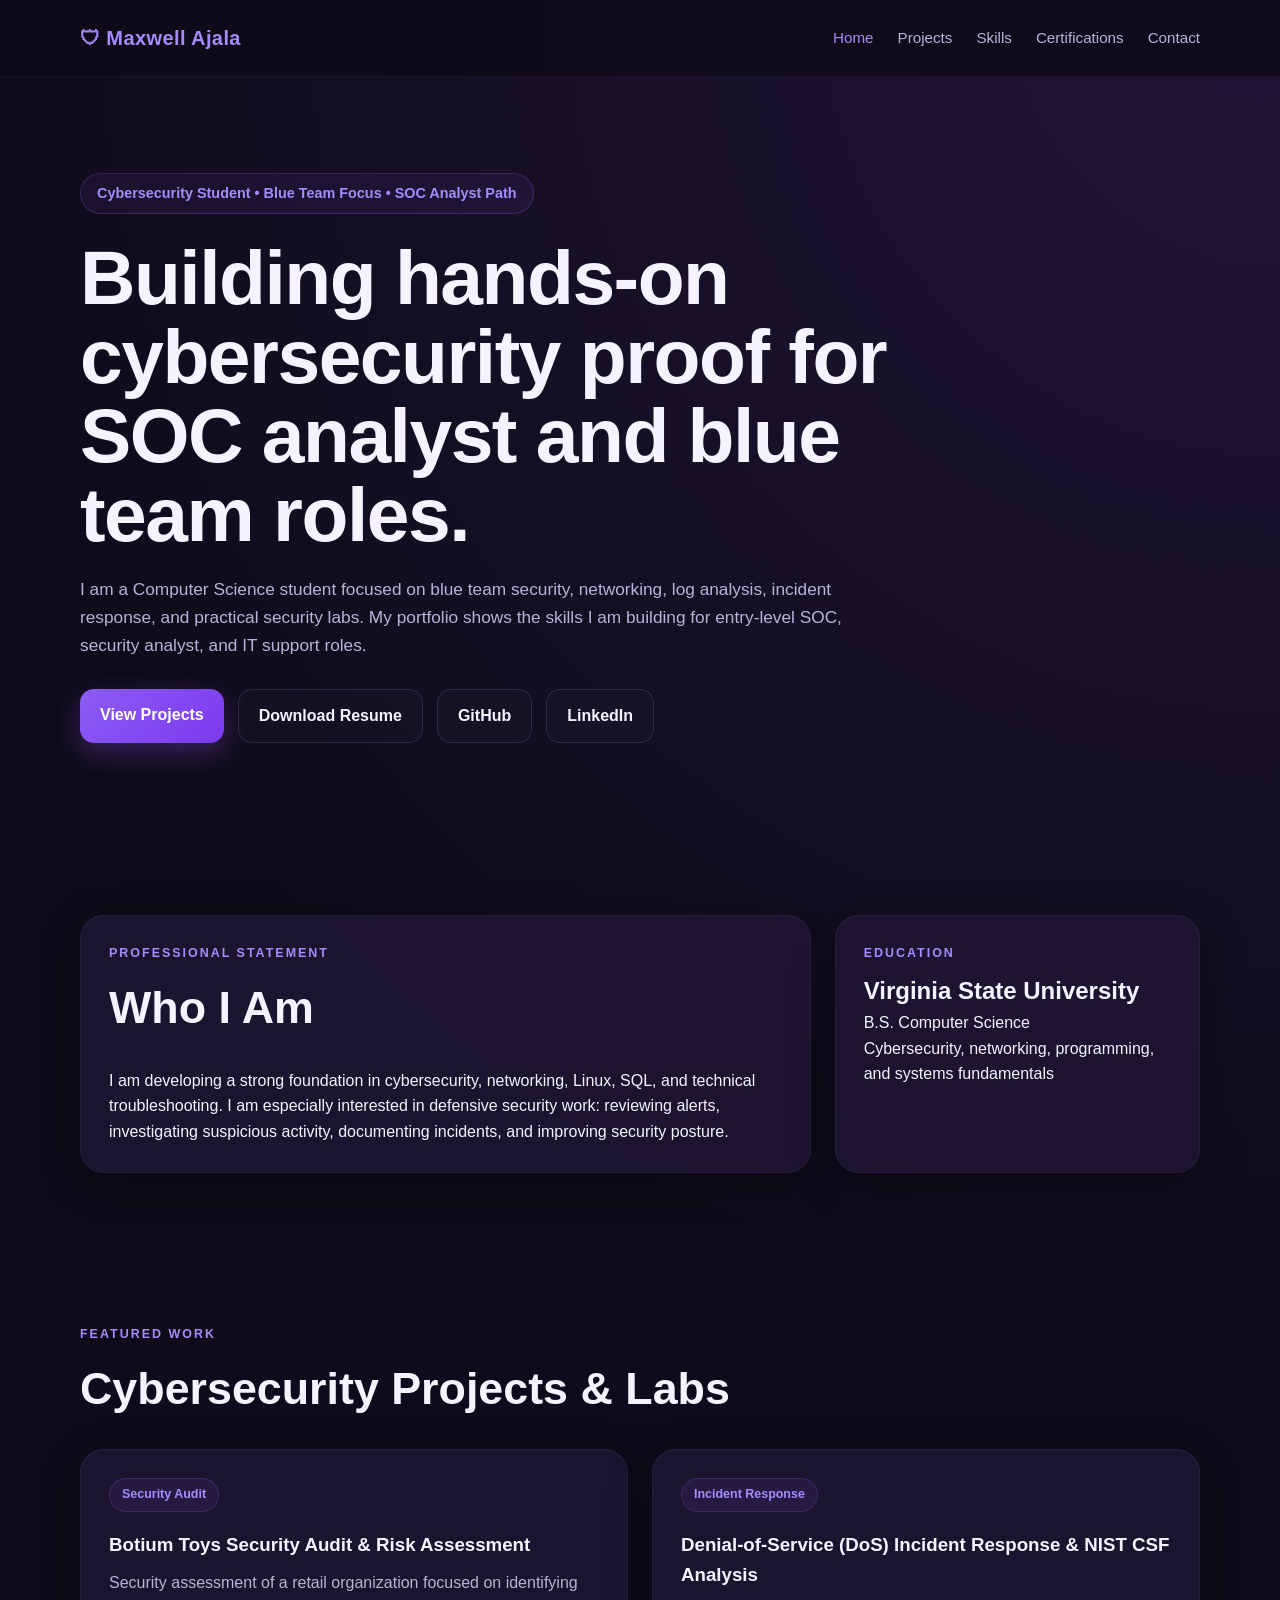
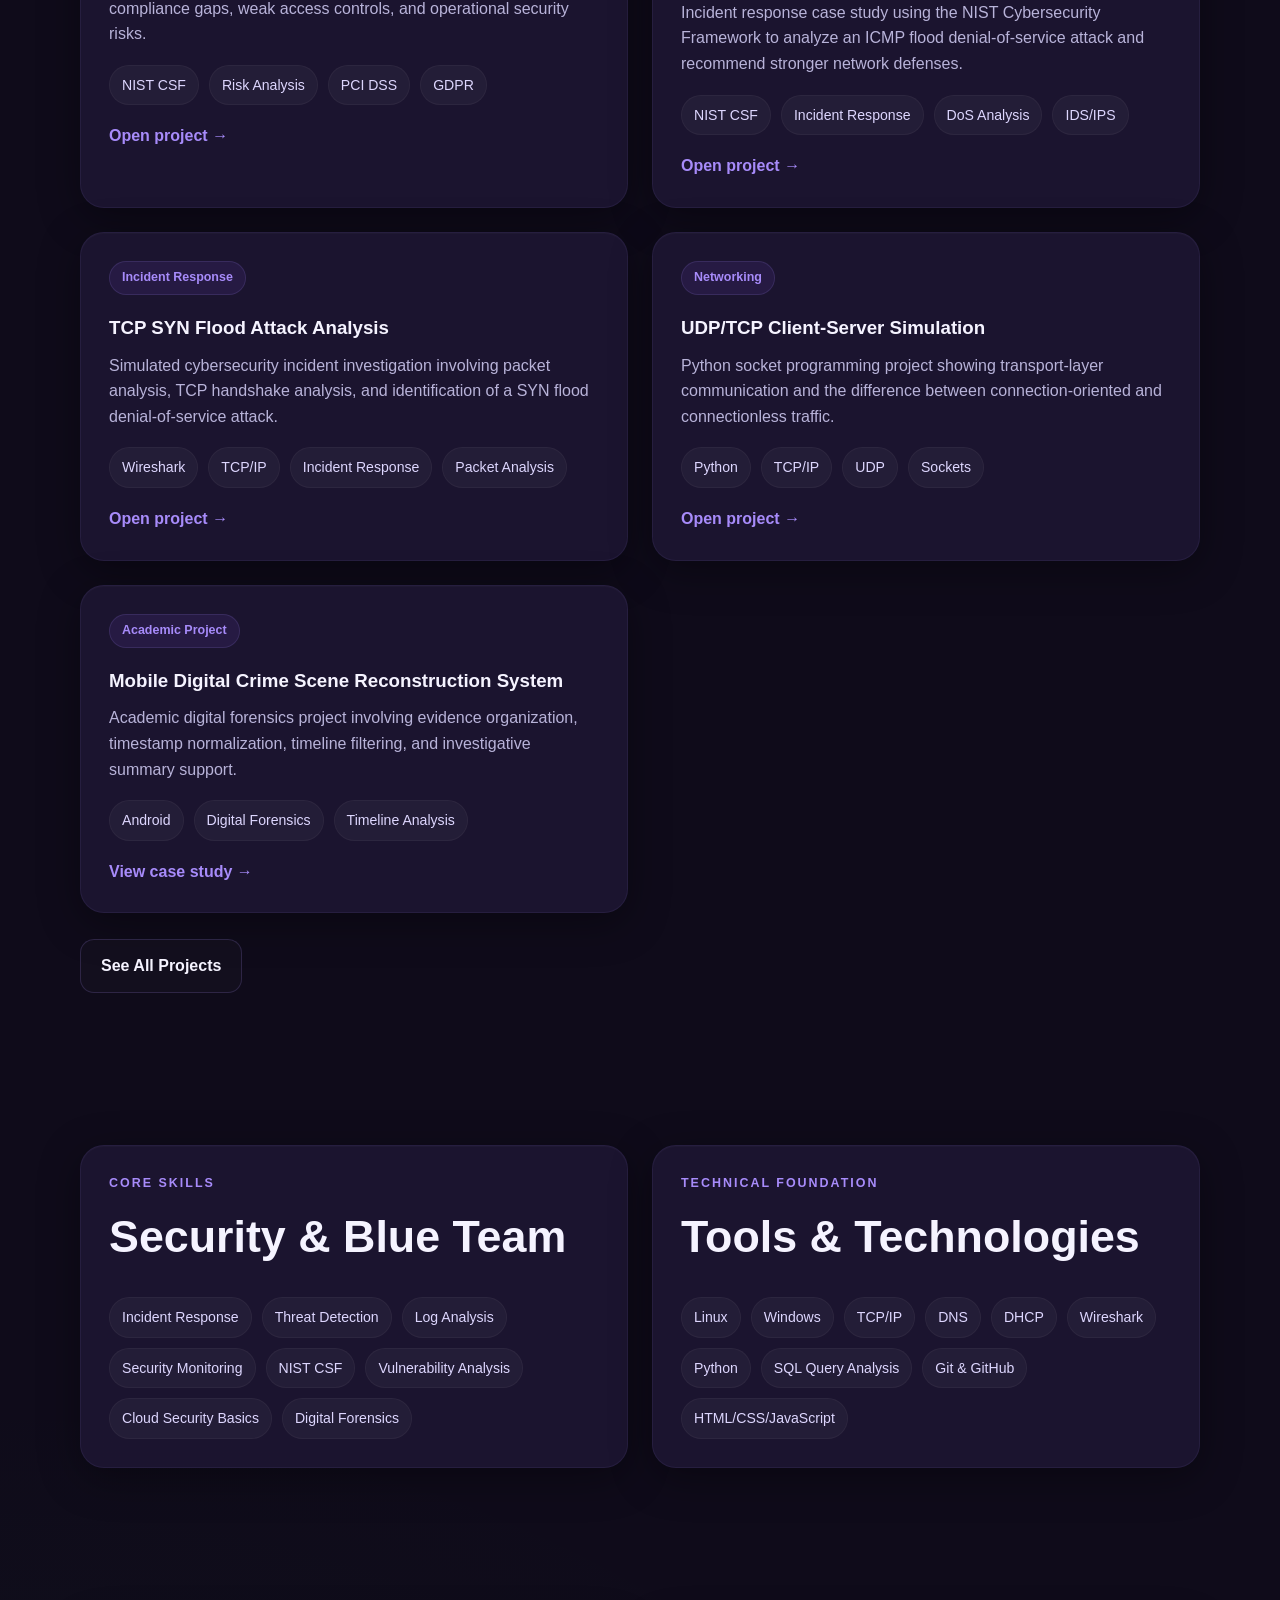
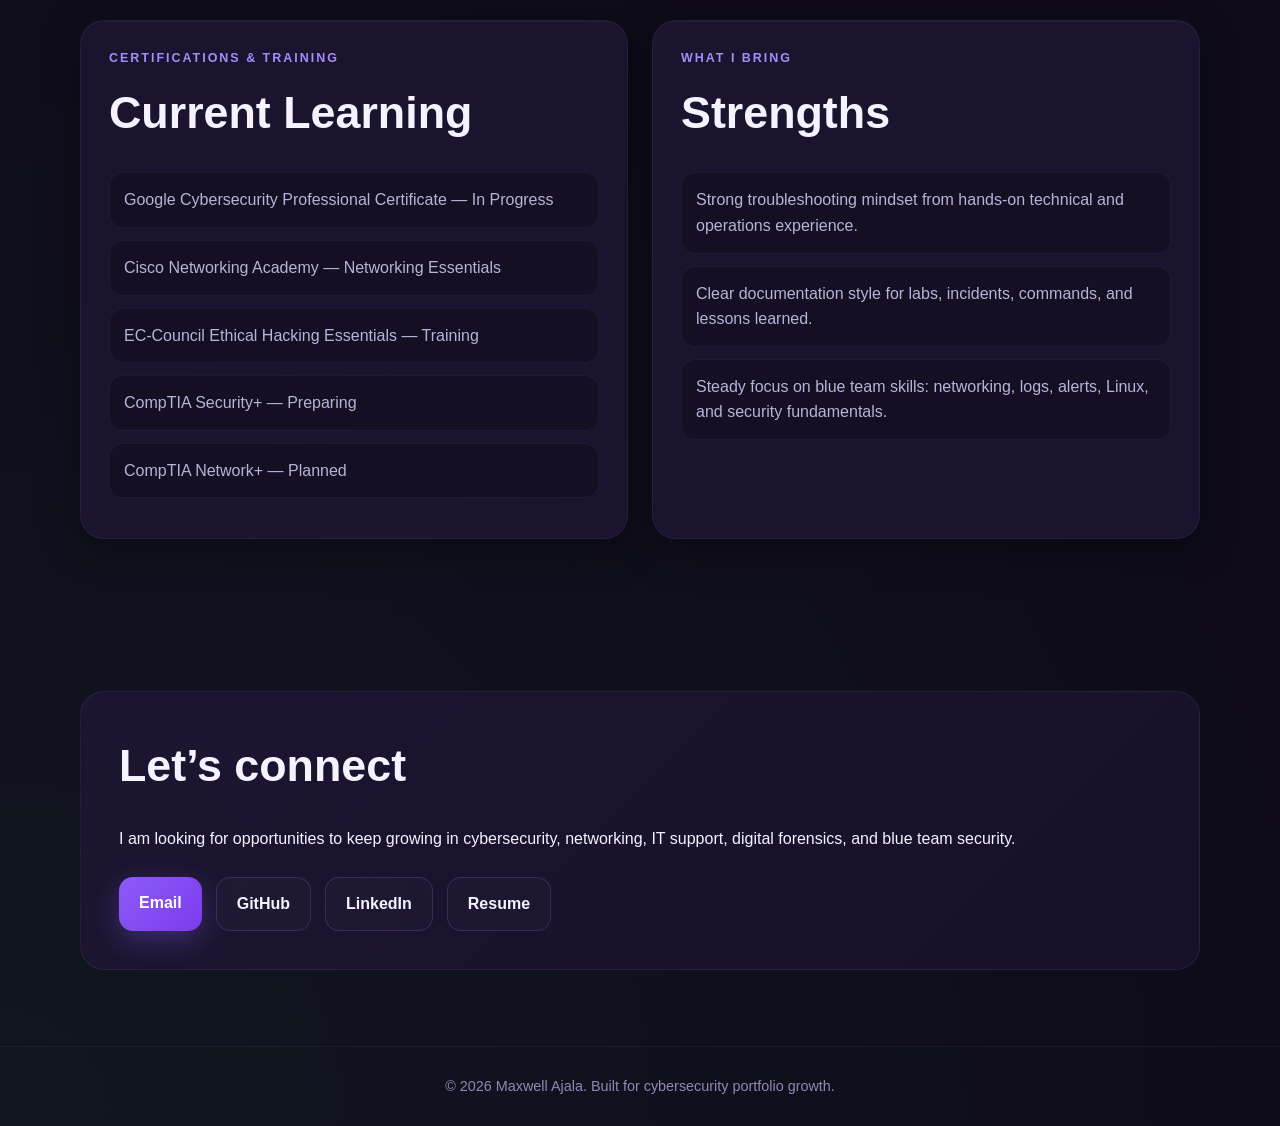
<file: index.html>
<!DOCTYPE html>
<html lang="en">
<head>
  <meta charset="UTF-8" />
  <meta name="viewport" content="width=device-width, initial-scale=1.0" />
  <title>Maxwell Ajala | Cybersecurity Portfolio</title>
  <link rel="stylesheet" href="assets/css/style.css" />
</head>
<body>
  <header>
    <div class="container">
      <nav>
        <a class="logo" href="index.html">🛡 Maxwell Ajala</a>
        <div class="nav-links">
          <a class="active" href="index.html">Home</a>
          <a href="projects.html">Projects</a>
          <a href="#skills">Skills</a>
          <a href="#certs">Certifications</a>
          <a href="#contact">Contact</a>
        </div>
      </nav>
    </div>
  </header>

  <main>
    <section class="hero">
      <div class="container">
        <span class="badge">Cybersecurity Student • Blue Team Focus • SOC Analyst Path</span>
        <h1>Building hands-on cybersecurity proof for SOC analyst and blue team roles.</h1>
        <p>
          I am a Computer Science student focused on blue team security, networking, log analysis,
          incident response, and practical security labs. My portfolio shows the skills I am building
          for entry-level SOC, security analyst, and IT support roles.
        </p>
        <div class="buttons">
          <a class="btn btn-primary" href="projects.html">View Projects</a>
          <a class="btn btn-outline" href="assets/files/resume.pdf">Download Resume</a>
          <a class="btn btn-outline" href="https://github.com/Maximust1st">GitHub</a>
          <a class="btn btn-outline" href="https://www.linkedin.com/in/maxwell-ajala-5595a1385/">LinkedIn</a>
        </div>
      </div>
    </section>

    <section id="about">
      <div class="container grid-3">
        <div class="card">
          <p class="section-subtitle">Professional Statement</p>
          <h2 class="section-title">Who I Am</h2>
          <p>
            I am developing a strong foundation in cybersecurity, networking, Linux, SQL, and technical
            troubleshooting. I am especially interested in defensive security work: reviewing alerts,
            investigating suspicious activity, documenting incidents, and improving security posture.
          </p>
        </div>

        <div class="card">
          <p class="section-subtitle">Education</p>
          <h2>Virginia State University</h2>
          <p>B.S. Computer Science</p>
          <p>Cybersecurity, networking, programming, and systems fundamentals</p>
        </div>
      </div>
    </section>

    <section>
      <div class="container">
        <p class="section-subtitle">Featured Work</p>
        <h2 class="section-title">Cybersecurity Projects & Labs</h2>

        <div class="grid-2">

          <div class="card project-card">
            <span class="tag">Security Audit</span>
            <h3>Botium Toys Security Audit & Risk Assessment</h3>
            <p>
              Security assessment of a retail organization focused on identifying
              compliance gaps, weak access controls, and operational security risks.
            </p>
            <div class="skills">
              <span class="skill">NIST CSF</span>
              <span class="skill">Risk Analysis</span>
              <span class="skill">PCI DSS</span>
              <span class="skill">GDPR</span>
            </div>
            <a class="project-link" href="projects/botium-audit.html">Open project →</a>
          </div>

        <div class="card project-card">
          <span class="tag">Incident Response</span>
          <h3>Denial-of-Service (DoS) Incident Response & NIST CSF Analysis</h3>
          <p>
            Incident response case study using the NIST Cybersecurity Framework to analyze
    an ICMP flood denial-of-service attack and recommend stronger network defenses.
          </p>
          <div class="skills">
            <span class="skill">NIST CSF</span>
            <span class="skill">Incident Response</span>
            <span class="skill">DoS Analysis</span>
            <span class="skill">IDS/IPS</span>
          </div>
          <a class="project-link" href="projects/dos-incident-response.html">Open project →</a>
</div>

          <div class="card project-card">
            <span class="tag">Incident Response</span>
            <h3>TCP SYN Flood Attack Analysis</h3>
            <p>
              Simulated cybersecurity incident investigation involving packet analysis,
              TCP handshake analysis, and identification of a SYN flood denial-of-service attack.
            </p>
            <div class="skills">
              <span class="skill">Wireshark</span>
              <span class="skill">TCP/IP</span>
              <span class="skill">Incident Response</span>
              <span class="skill">Packet Analysis</span>
            </div>
            <a class="project-link" href="projects/network-attack-analysis.html">Open project →</a>
          </div>

          <div class="card project-card">
            <span class="tag">Networking</span>
            <h3>UDP/TCP Client-Server Simulation</h3>
            <p>
              Python socket programming project showing transport-layer communication and the
              difference between connection-oriented and connectionless traffic.
            </p>
            <div class="skills">
              <span class="skill">Python</span>
              <span class="skill">TCP/IP</span>
              <span class="skill">UDP</span>
              <span class="skill">Sockets</span>
            </div>
            <a class="project-link" href="projects/networking-simulation.html">Open project →</a>
          </div>

          <div class="card project-card">
            <span class="tag">Academic Project</span>
            <h3>Mobile Digital Crime Scene Reconstruction System</h3>
            <p>
              Academic digital forensics project involving evidence organization, timestamp normalization,
              timeline filtering, and investigative summary support.
            </p>
            <div class="skills">
              <span class="skill">Android</span>
              <span class="skill">Digital Forensics</span>
              <span class="skill">Timeline Analysis</span>
            </div>
            <a class="project-link" href="projects/evindex.html">View case study →</a>
          </div>

        </div>

        <br />
        <a class="btn btn-outline" href="projects.html">See All Projects</a>
      </div>
    </section>

    <section id="skills">
      <div class="container grid-2">

        <div class="card">
          <p class="section-subtitle">Core Skills</p>
          <h2 class="section-title">Security & Blue Team</h2>
          <div class="skills">
            <span class="skill">Incident Response</span>
            <span class="skill">Threat Detection</span>
            <span class="skill">Log Analysis</span>
            <span class="skill">Security Monitoring</span>
            <span class="skill">NIST CSF</span>
            <span class="skill">Vulnerability Analysis</span>
            <span class="skill">Cloud Security Basics</span>
            <span class="skill">Digital Forensics</span>
          </div>
        </div>

        <div class="card">
          <p class="section-subtitle">Technical Foundation</p>
          <h2 class="section-title">Tools & Technologies</h2>
          <div class="skills">
            <span class="skill">Linux</span>
            <span class="skill">Windows</span>
            <span class="skill">TCP/IP</span>
            <span class="skill">DNS</span>
            <span class="skill">DHCP</span>
            <span class="skill">Wireshark</span>
            <span class="skill">Python</span>
            <span class="skill">SQL Query Analysis</span>
            <span class="skill">Git & GitHub</span>
            <span class="skill">HTML/CSS/JavaScript</span>
          </div>
        </div>

      </div>
    </section>

    <section>
      <div class="container grid-2">

        <div id="certs" class="card">
          <p class="section-subtitle">Certifications & Training</p>
          <h2 class="section-title">Current Learning</h2>
          <ul class="clean-list">
            <li>Google Cybersecurity Professional Certificate — In Progress</li>
            <li>Cisco Networking Academy — Networking Essentials</li>
            <li>EC-Council Ethical Hacking Essentials — Training</li>
            <li>CompTIA Security+ — Preparing</li>
            <li>CompTIA Network+ — Planned</li>
          </ul>
        </div>

        <div class="card">
          <p class="section-subtitle">What I Bring</p>
          <h2 class="section-title">Strengths</h2>
          <ul class="clean-list">
            <li>Strong troubleshooting mindset from hands-on technical and operations experience.</li>
            <li>Clear documentation style for labs, incidents, commands, and lessons learned.</li>
            <li>Steady focus on blue team skills: networking, logs, alerts, Linux, and security fundamentals.</li>
          </ul>
        </div>

      </div>
    </section>

    <section id="contact">
      <div class="container">
        <div class="contact-box">
          <h2 class="section-title">Let’s connect</h2>
          <p>
            I am looking for opportunities to keep growing in cybersecurity, networking,
            IT support, digital forensics, and blue team security.
          </p>
          <br />
          <div class="buttons">
            <a class="btn btn-primary" href="mailto:maxajsec99@gmail.com">Email</a>
            <a class="btn btn-outline" href="https://github.com/Maximust1st">GitHub</a>
            <a class="btn btn-outline" href="https://www.linkedin.com/in/maxwell-ajala-5595a1385/">LinkedIn</a>
            <a class="btn btn-outline" href="assets/files/resume.pdf">Resume</a>
          </div>
        </div>
      </div>
    </section>

  </main>

  <footer>
    <div class="container">© 2026 Maxwell Ajala. Built for cybersecurity portfolio growth.</div>
  </footer>
</body>
</html>
</file>
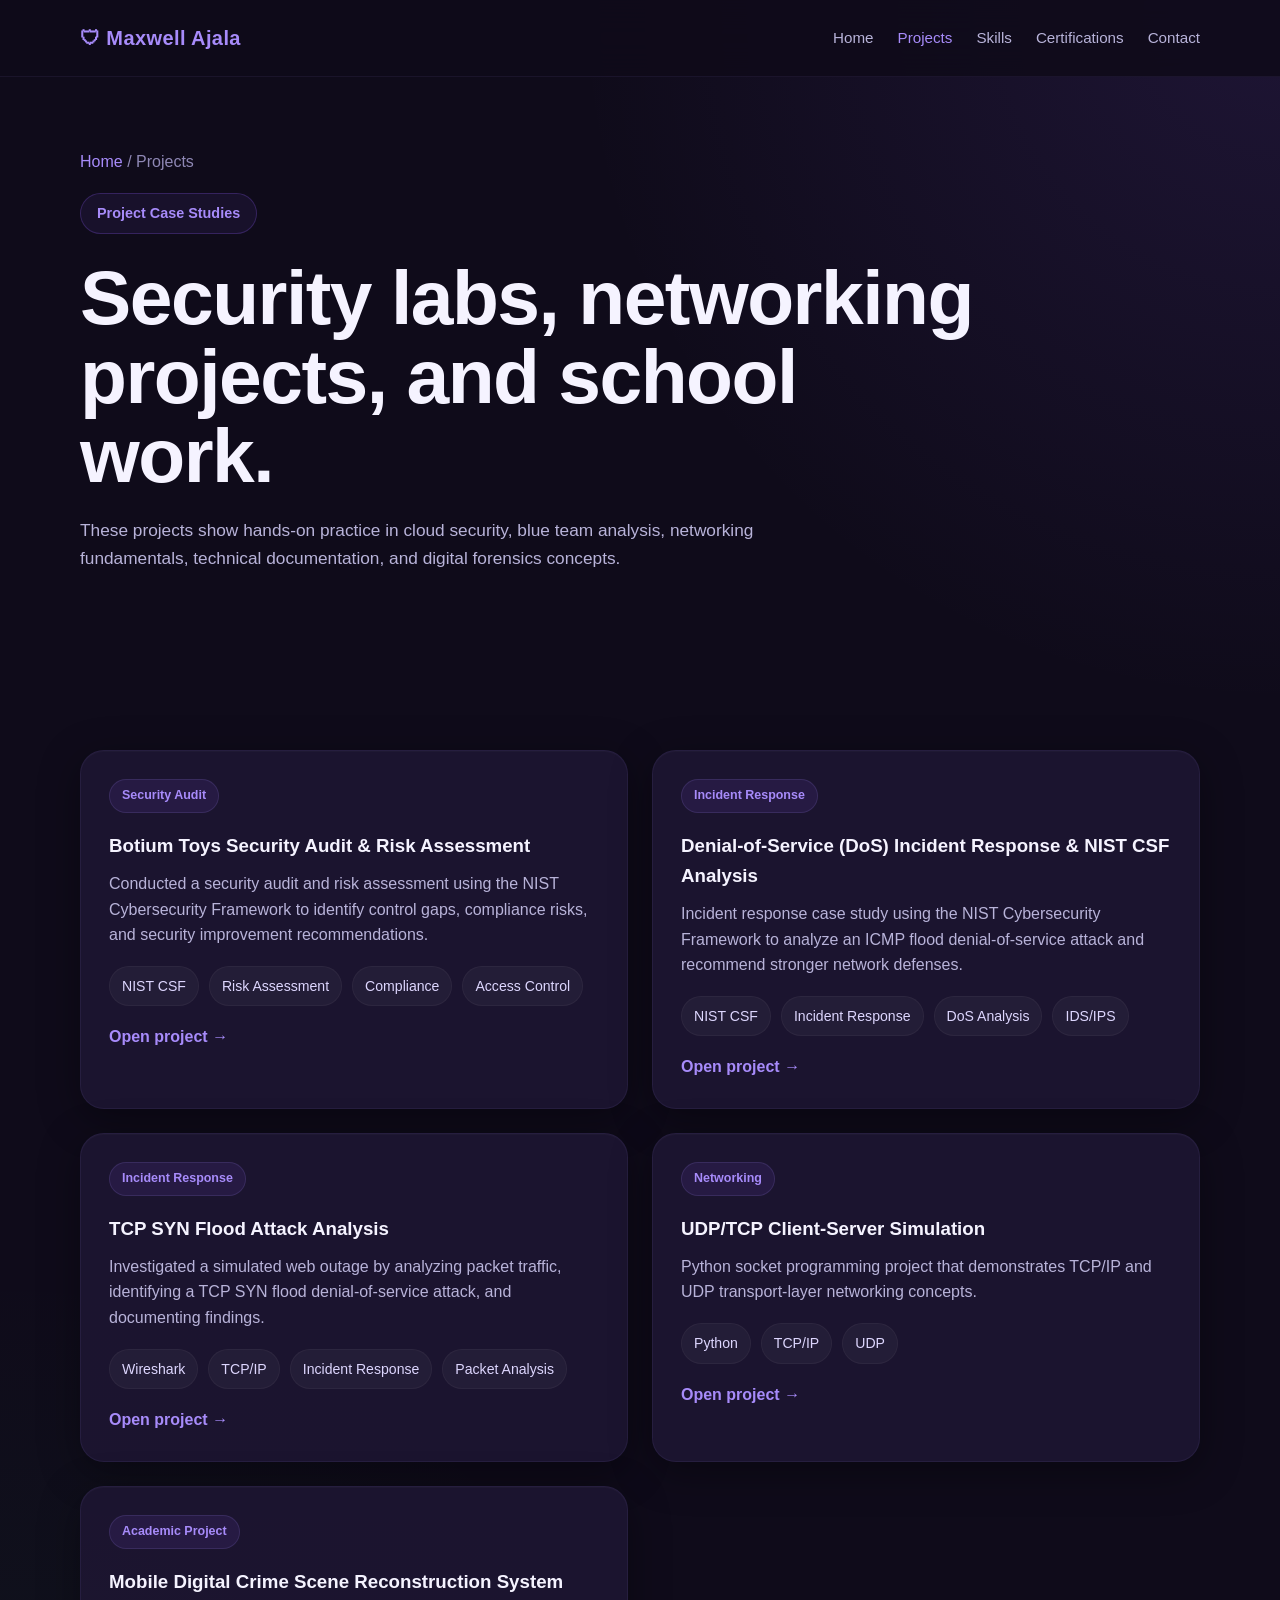
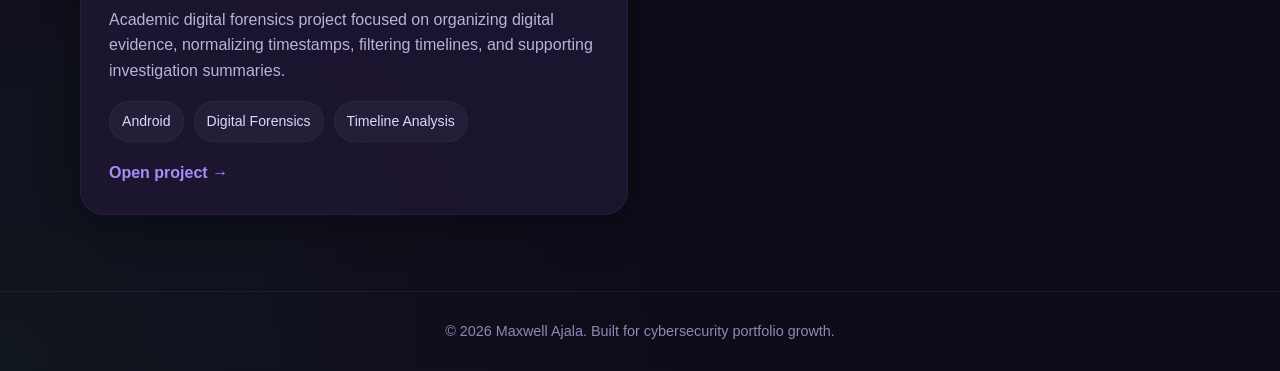
<file: projects.html>
<!DOCTYPE html>
<html lang="en">
<head>
  <meta charset="UTF-8" />
  <meta name="viewport" content="width=device-width, initial-scale=1.0" />
  <title>Projects | Maxwell Ajala</title>
  <link rel="stylesheet" href="assets/css/style.css" />
</head>
<body>
  <header>
    <div class="container">
      <nav>
        <a class="logo" href="index.html">🛡 Maxwell Ajala</a>
        <div class="nav-links">
          <a href="index.html">Home</a>
          <a class="active" href="projects.html">Projects</a>
          <a href="index.html#skills">Skills</a>
          <a href="index.html#certs">Certifications</a>
          <a href="index.html#contact">Contact</a>
        </div>
      </nav>
    </div>
  </header>

  <main>
    <section class="page-hero">
      <div class="container">
        <p class="breadcrumb"><a href="index.html">Home</a> / Projects</p>
        <span class="badge">Project Case Studies</span>
        <h1>Security labs, networking projects, and school work.</h1>
        <p class="lead">
          These projects show hands-on practice in cloud security, blue team analysis,
          networking fundamentals, technical documentation, and digital forensics concepts.
        </p>
      </div>
    </section>

    <section>
      <div class="container grid-2">

        <div class="card project-card">
          <span class="tag">Security Audit</span>
          <h3>Botium Toys Security Audit & Risk Assessment</h3>
          <p>
            Conducted a security audit and risk assessment using the NIST Cybersecurity Framework
            to identify control gaps, compliance risks, and security improvement recommendations.
          </p>
          <div class="skills">
            <span class="skill">NIST CSF</span>
            <span class="skill">Risk Assessment</span>
            <span class="skill">Compliance</span>
            <span class="skill">Access Control</span>
          </div>
          <a class="project-link" href="projects/botium-audit.html">Open project →</a>
        </div>

        <div class="card project-card">
          <span class="tag">Incident Response</span>
          <h3>Denial-of-Service (DoS) Incident Response & NIST CSF Analysis</h3>
          <p>
            Incident response case study using the NIST Cybersecurity Framework to analyze
    an ICMP flood denial-of-service attack and recommend stronger network defenses.
          </p>
          <div class="skills">
            <span class="skill">NIST CSF</span>
            <span class="skill">Incident Response</span>
            <span class="skill">DoS Analysis</span>
            <span class="skill">IDS/IPS</span>
          </div>
          <a class="project-link" href="projects/dos-incident-response.html">Open project →</a>
</div>

        <div class="card project-card">
  <span class="tag">Incident Response</span>
  <h3>TCP SYN Flood Attack Analysis</h3>
  <p>
    Investigated a simulated web outage by analyzing packet traffic,
    identifying a TCP SYN flood denial-of-service attack, and documenting findings.
  </p>
  <div class="skills">
    <span class="skill">Wireshark</span>
    <span class="skill">TCP/IP</span>
    <span class="skill">Incident Response</span>
    <span class="skill">Packet Analysis</span>
  </div>
  <a class="project-link" href="projects/network-attack-analysis.html">Open project →</a>
        </div>

        <div class="card project-card">
          <span class="tag">Networking</span>
          <h3>UDP/TCP Client-Server Simulation</h3>
          <p>
            Python socket programming project that demonstrates TCP/IP and UDP
            transport-layer networking concepts.
          </p>
          <div class="skills">
            <span class="skill">Python</span>
            <span class="skill">TCP/IP</span>
            <span class="skill">UDP</span>
          </div>
          <a class="project-link" href="projects/networking-simulation.html">Open project →</a>
        </div>

        <div class="card project-card">
          <span class="tag">Academic Project</span>
          <h3>Mobile Digital Crime Scene Reconstruction System</h3>
          <p>
            Academic digital forensics project focused on organizing digital evidence,
            normalizing timestamps, filtering timelines, and supporting investigation summaries.
          </p>
          <div class="skills">
            <span class="skill">Android</span>
            <span class="skill">Digital Forensics</span>
            <span class="skill">Timeline Analysis</span>
          </div>
          <a class="project-link" href="projects/evindex.html">Open project →</a>
        </div>

      </div>
    </section>
  </main>

  <footer>
    <div class="container">© 2026 Maxwell Ajala. Built for cybersecurity portfolio growth.</div>
  </footer>
</body>
</html>
</file>
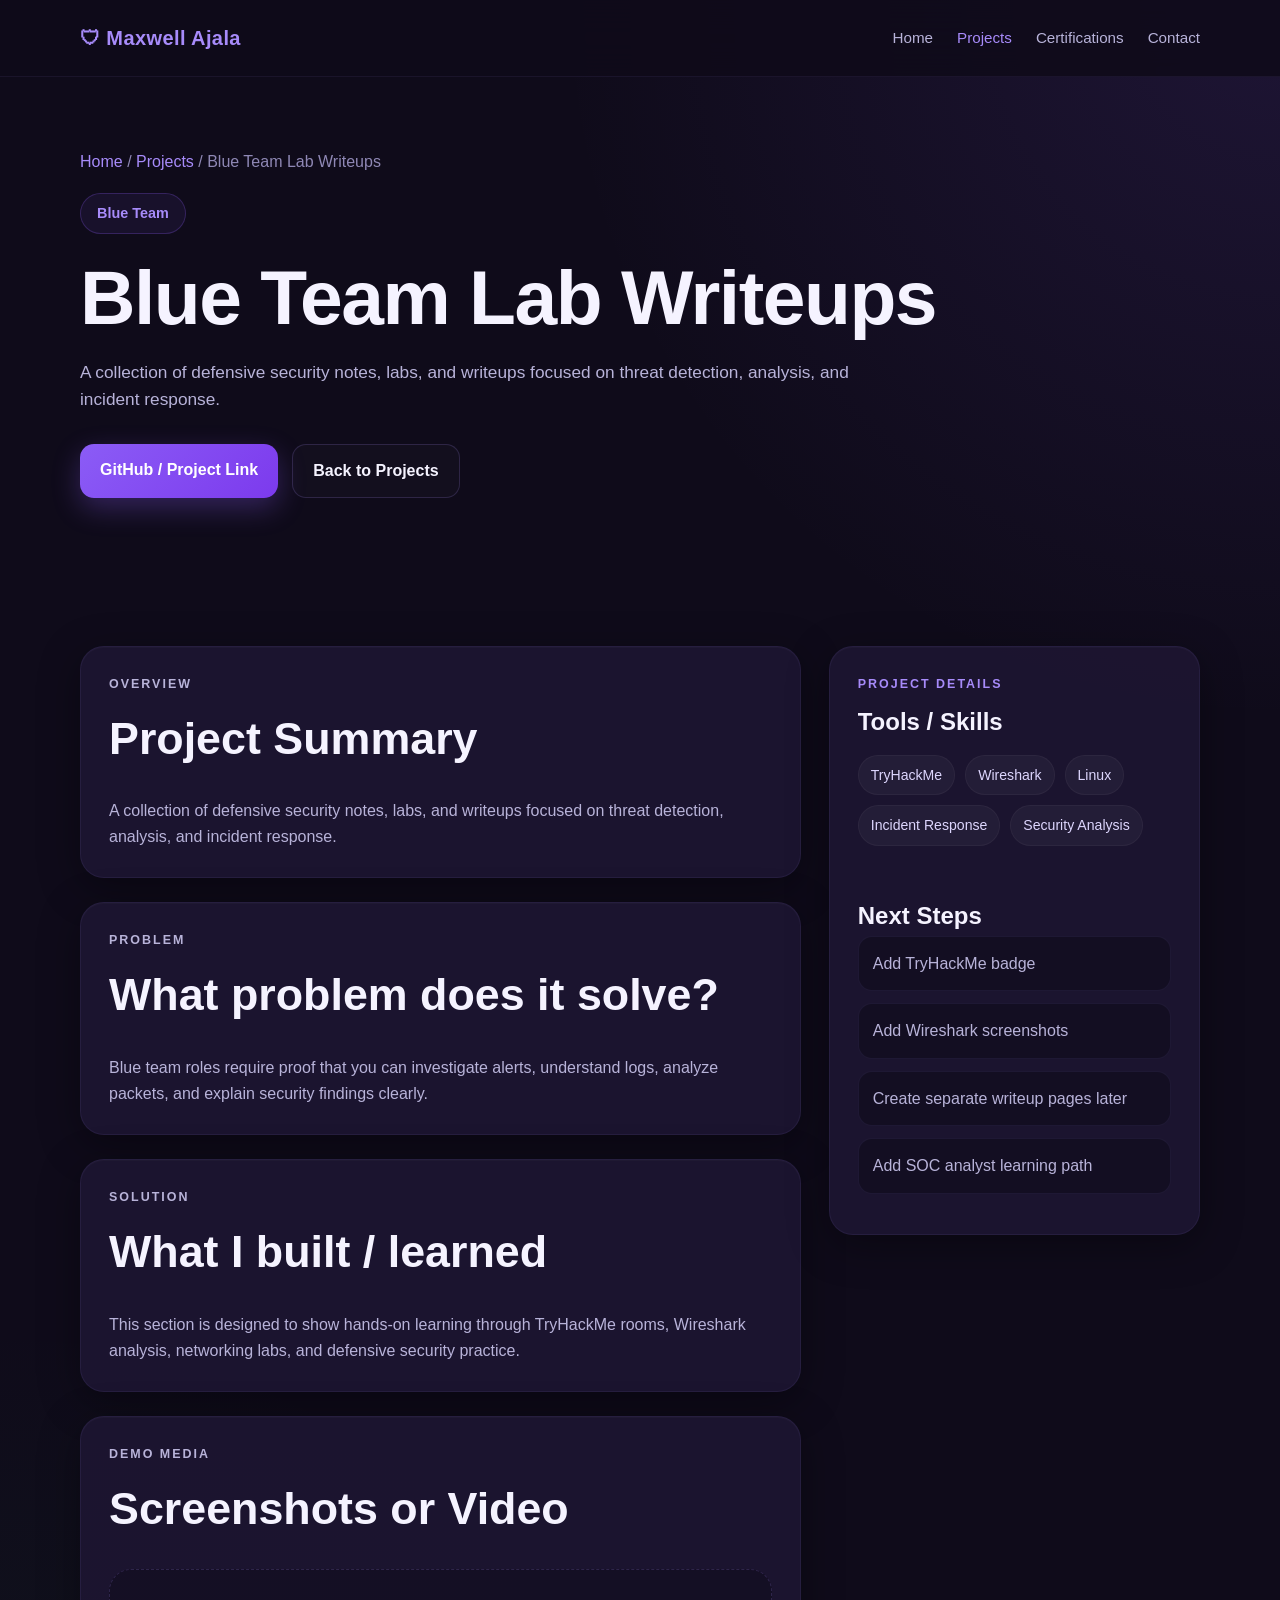
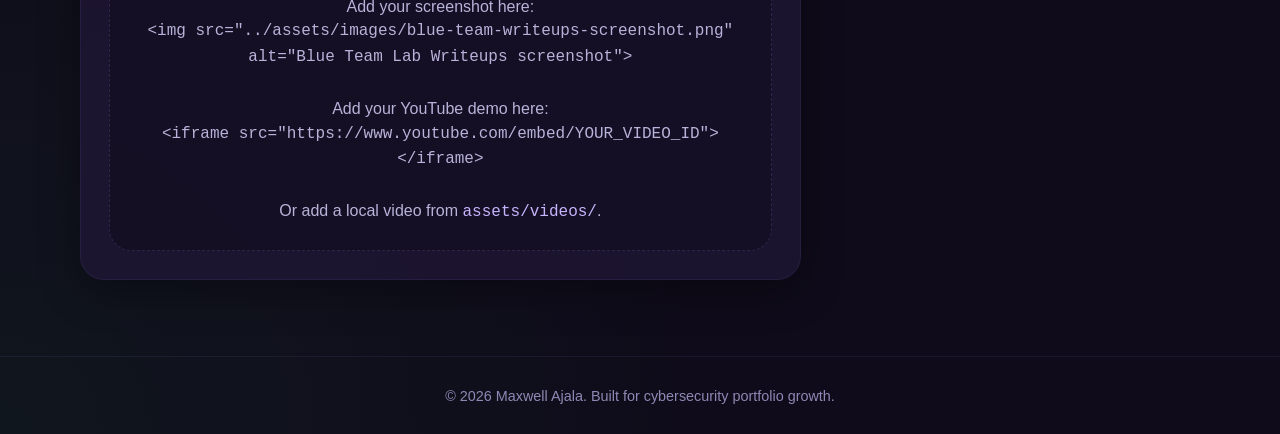
<file: projects/blue-team-writeups.html>
<!DOCTYPE html>
<html lang="en">
<head>
  <meta charset="UTF-8" />
  <meta name="viewport" content="width=device-width, initial-scale=1.0" />
  <title>Blue Team Lab Writeups | Maxwell Ajala</title>
  <link rel="stylesheet" href="../assets/css/style.css" />
</head>
<body>
  <header>
    <div class="container">
      <nav>
        <a class="logo" href="../index.html">🛡 Maxwell Ajala</a>
        <div class="nav-links">
          <a href="../index.html">Home</a>
          <a class="active" href="../projects.html">Projects</a>
          <a href="../index.html#certs">Certifications</a>
          <a href="../index.html#contact">Contact</a>
        </div>
      </nav>
    </div>
  </header>

  <main>
    <section class="page-hero">
      <div class="container">
        <p class="breadcrumb"><a href="../index.html">Home</a> / <a href="../projects.html">Projects</a> / Blue Team Lab Writeups</p>
        <span class="badge">Blue Team</span>
        <h1>Blue Team Lab Writeups</h1>
        <p class="lead">A collection of defensive security notes, labs, and writeups focused on threat detection, analysis, and incident response.</p>
        <div class="buttons">
          <a class="btn btn-primary" href="#">GitHub / Project Link</a>
          <a class="btn btn-outline" href="../projects.html">Back to Projects</a>
        </div>
      </div>
    </section>

    <section>
      <div class="container project-layout">
        <div class="project-content">
          <div class="card">
            <p class="section-subtitle">Overview</p>
            <h2 class="section-title">Project Summary</h2>
            <p>A collection of defensive security notes, labs, and writeups focused on threat detection, analysis, and incident response.</p>
          </div>

          <div class="card">
            <p class="section-subtitle">Problem</p>
            <h2 class="section-title">What problem does it solve?</h2>
            <p>Blue team roles require proof that you can investigate alerts, understand logs, analyze packets, and explain security findings clearly.</p>
          </div>

          <div class="card">
            <p class="section-subtitle">Solution</p>
            <h2 class="section-title">What I built / learned</h2>
            <p>This section is designed to show hands-on learning through TryHackMe rooms, Wireshark analysis, networking labs, and defensive security practice.</p>
          </div>

          <div class="card">
            <p class="section-subtitle">Demo Media</p>
            <h2 class="section-title">Screenshots or Video</h2>
            <div class="media-box">
              <p>Add your screenshot here:</p>
              <p class="code">&lt;img src="../assets/images/blue-team-writeups-screenshot.png" alt="Blue Team Lab Writeups screenshot"&gt;</p>
              <br>
              <p>Add your YouTube demo here:</p>
              <p class="code">&lt;iframe src="https://www.youtube.com/embed/YOUR_VIDEO_ID"&gt;&lt;/iframe&gt;</p>
              <br>
              <p>Or add a local video from <span class="code">assets/videos/</span>.</p>
            </div>
          </div>
        </div>

        <aside class="sidebar card">
          <p class="section-subtitle">Project Details</p>
          <h2>Tools / Skills</h2>
          <div class="skills">
            <span class='skill'>TryHackMe</span>
<span class='skill'>Wireshark</span>
<span class='skill'>Linux</span>
<span class='skill'>Incident Response</span>
<span class='skill'>Security Analysis</span>
          </div>

          <br><br>
          <h2>Next Steps</h2>
          <ul class="clean-list">
            <li>Add TryHackMe badge</li>
<li>Add Wireshark screenshots</li>
<li>Create separate writeup pages later</li>
<li>Add SOC analyst learning path</li>
          </ul>
        </aside>
      </div>
    </section>
  </main>

  <footer>
    <div class="container">© 2026 Maxwell Ajala. Built for cybersecurity portfolio growth.</div>
  </footer>
</body>
</html>
</file>
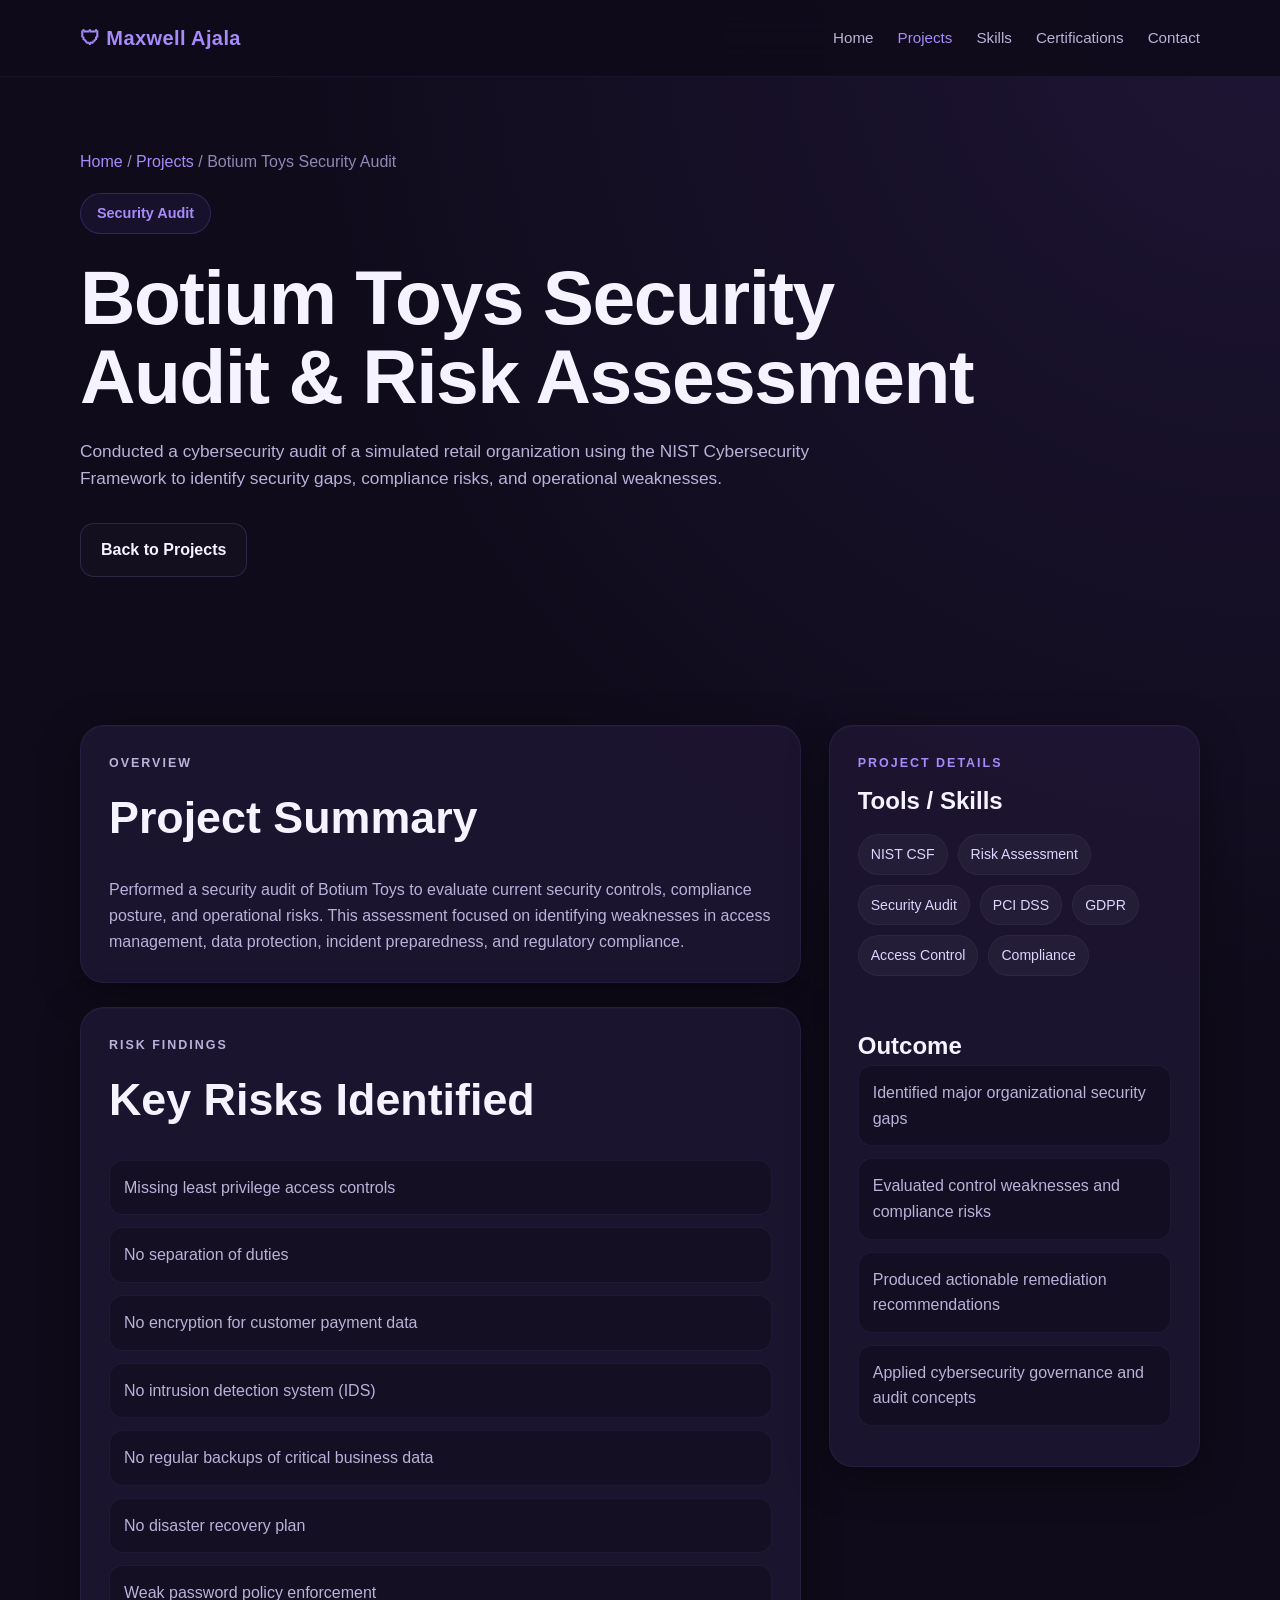
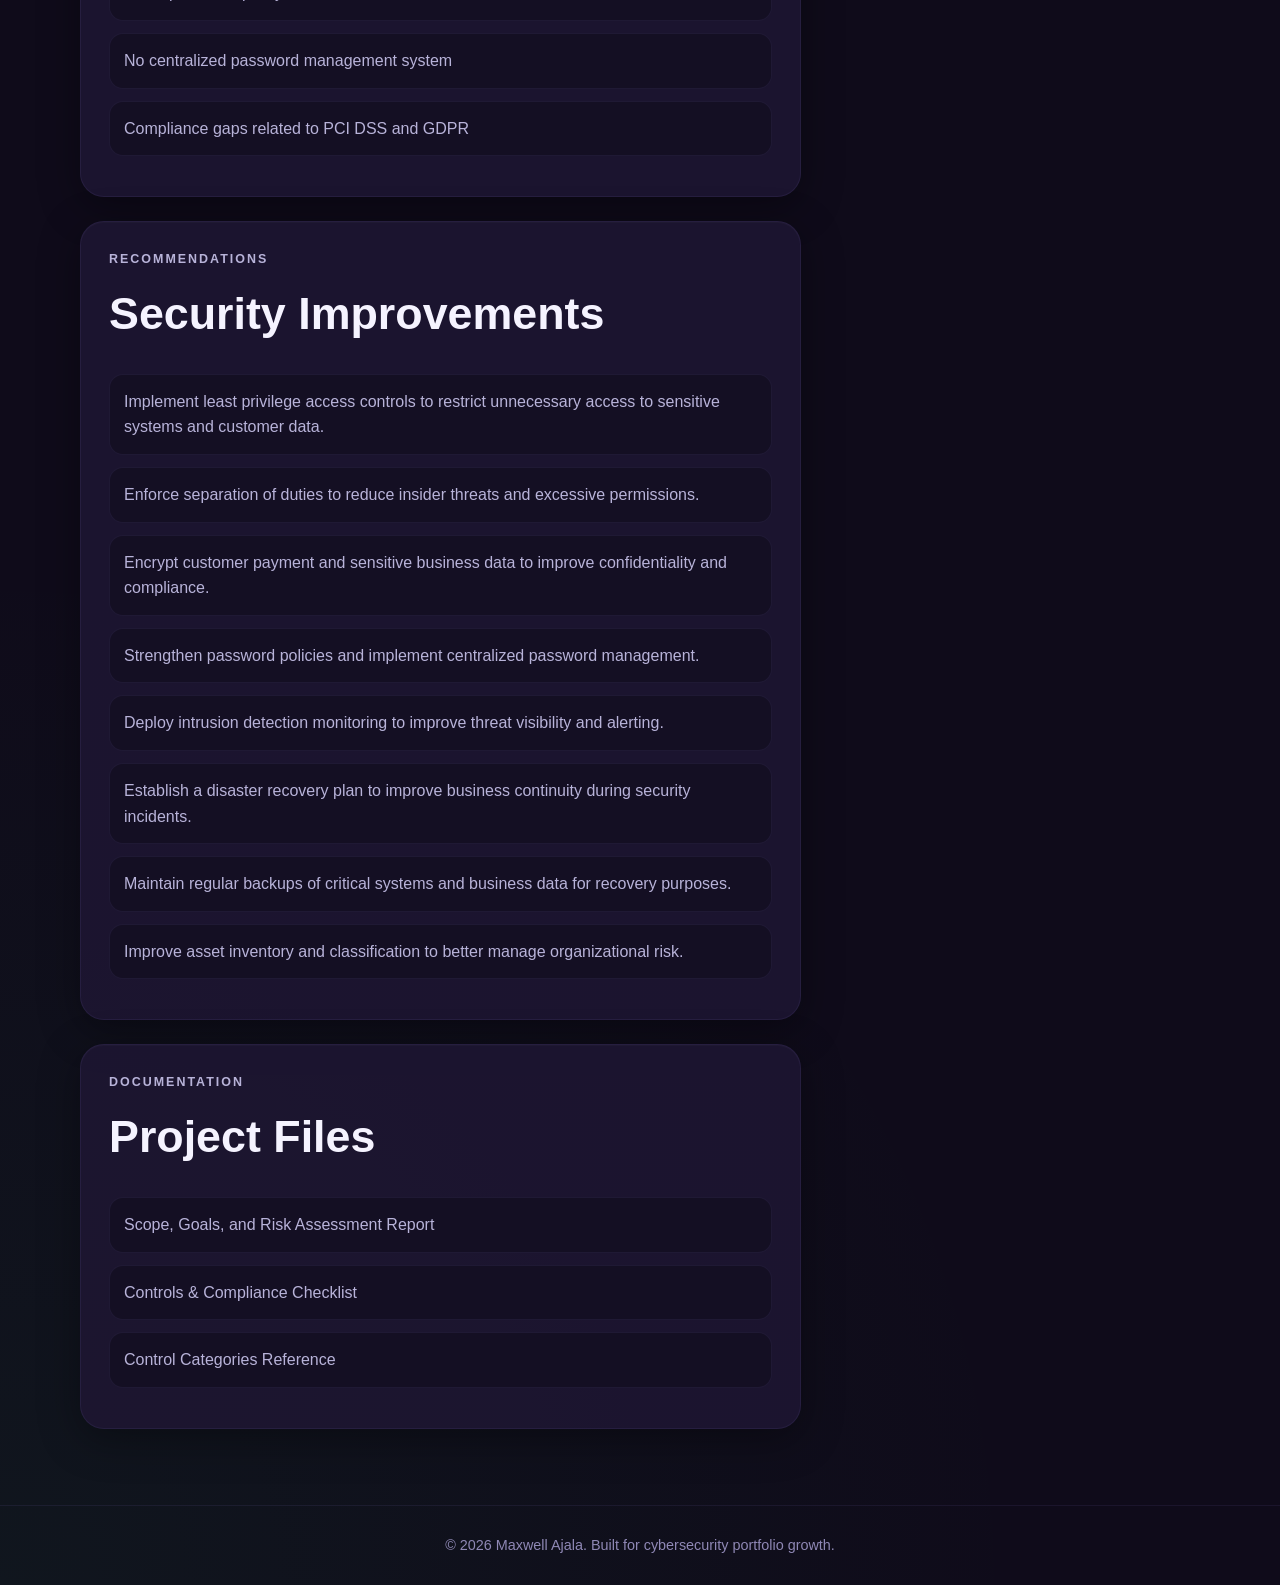
<file: projects/botium-audit.html>
<!DOCTYPE html>
<html lang="en">
<head>
  <meta charset="UTF-8" />
  <meta name="viewport" content="width=device-width, initial-scale=1.0" />
  <title>Botium Toys Security Audit | Maxwell Ajala</title>
  <link rel="stylesheet" href="../assets/css/style.css" />
</head>
<body>

  <header>
    <div class="container">
      <nav>
        <a class="logo" href="../index.html">🛡 Maxwell Ajala</a>
        <div class="nav-links">
          <a href="../index.html">Home</a>
          <a class="active" href="../projects.html">Projects</a>
          <a href="../index.html#skills">Skills</a>
          <a href="../index.html#certs">Certifications</a>
          <a href="../index.html#contact">Contact</a>
        </div>
      </nav>
    </div>
  </header>

  <main>
    <section class="page-hero">
      <div class="container">
        <p class="breadcrumb">
          <a href="../index.html">Home</a> /
          <a href="../projects.html">Projects</a> /
          Botium Toys Security Audit
        </p>

        <span class="badge">Security Audit</span>

        <h1>Botium Toys Security Audit & Risk Assessment</h1>

        <p class="lead">
          Conducted a cybersecurity audit of a simulated retail organization
          using the NIST Cybersecurity Framework to identify security gaps,
          compliance risks, and operational weaknesses.
        </p>

        <div class="buttons">
          <a class="btn btn-outline" href="../projects.html">Back to Projects</a>
        </div>
      </div>
    </section>

    <section>
      <div class="container project-layout">

        <div class="project-content">

          <div class="card">
            <p class="section-subtitle">Overview</p>
            <h2 class="section-title">Project Summary</h2>
            <p>
              Performed a security audit of Botium Toys to evaluate current
              security controls, compliance posture, and operational risks.
              This assessment focused on identifying weaknesses in access
              management, data protection, incident preparedness, and
              regulatory compliance.
            </p>
          </div>

          <div class="card">
            <p class="section-subtitle">Risk Findings</p>
            <h2 class="section-title">Key Risks Identified</h2>

            <ul class="clean-list">
              <li>Missing least privilege access controls</li>
              <li>No separation of duties</li>
              <li>No encryption for customer payment data</li>
              <li>No intrusion detection system (IDS)</li>
              <li>No regular backups of critical business data</li>
              <li>No disaster recovery plan</li>
              <li>Weak password policy enforcement</li>
              <li>No centralized password management system</li>
              <li>Compliance gaps related to PCI DSS and GDPR</li>
            </ul>
          </div>

          <div class="card">
            <p class="section-subtitle">Recommendations</p>
            <h2 class="section-title">Security Improvements</h2>

            <ul class="clean-list">
              <li>Implement least privilege access controls to restrict unnecessary access to sensitive systems and customer data.</li>
              <li>Enforce separation of duties to reduce insider threats and excessive permissions.</li>
              <li>Encrypt customer payment and sensitive business data to improve confidentiality and compliance.</li>
              <li>Strengthen password policies and implement centralized password management.</li>
              <li>Deploy intrusion detection monitoring to improve threat visibility and alerting.</li>
              <li>Establish a disaster recovery plan to improve business continuity during security incidents.</li>
              <li>Maintain regular backups of critical systems and business data for recovery purposes.</li>
              <li>Improve asset inventory and classification to better manage organizational risk.</li>
            </ul>
          </div>

          <div class="card">
            <p class="section-subtitle">Documentation</p>
            <h2 class="section-title">Project Files</h2>

            <ul class="clean-list">
              <li>
                <a href="../assets/files/botium-risk-assessment.pdf" target="_blank">
                  Scope, Goals, and Risk Assessment Report
                </a>
              </li>

              <li>
                <a href="../assets/files/botium-controls-checklist.pdf" target="_blank">
                  Controls & Compliance Checklist
                </a>
              </li>

              <li>
                <a href="../assets/files/botium-control-categories.pdf" target="_blank">
                  Control Categories Reference
                </a>
              </li>
            </ul>
          </div>

        </div>

        <aside class="sidebar card">
          <p class="section-subtitle">Project Details</p>
          <h2>Tools / Skills</h2>

          <div class="skills">
            <span class="skill">NIST CSF</span>
            <span class="skill">Risk Assessment</span>
            <span class="skill">Security Audit</span>
            <span class="skill">PCI DSS</span>
            <span class="skill">GDPR</span>
            <span class="skill">Access Control</span>
            <span class="skill">Compliance</span>
          </div>

          <br /><br />

          <h2>Outcome</h2>

          <ul class="clean-list">
            <li>Identified major organizational security gaps</li>
            <li>Evaluated control weaknesses and compliance risks</li>
            <li>Produced actionable remediation recommendations</li>
            <li>Applied cybersecurity governance and audit concepts</li>
          </ul>
        </aside>

      </div>
    </section>
  </main>

  <footer>
    <div class="container">
      © 2026 Maxwell Ajala. Built for cybersecurity portfolio growth.
    </div>
  </footer>

</body>
</html>
</file>
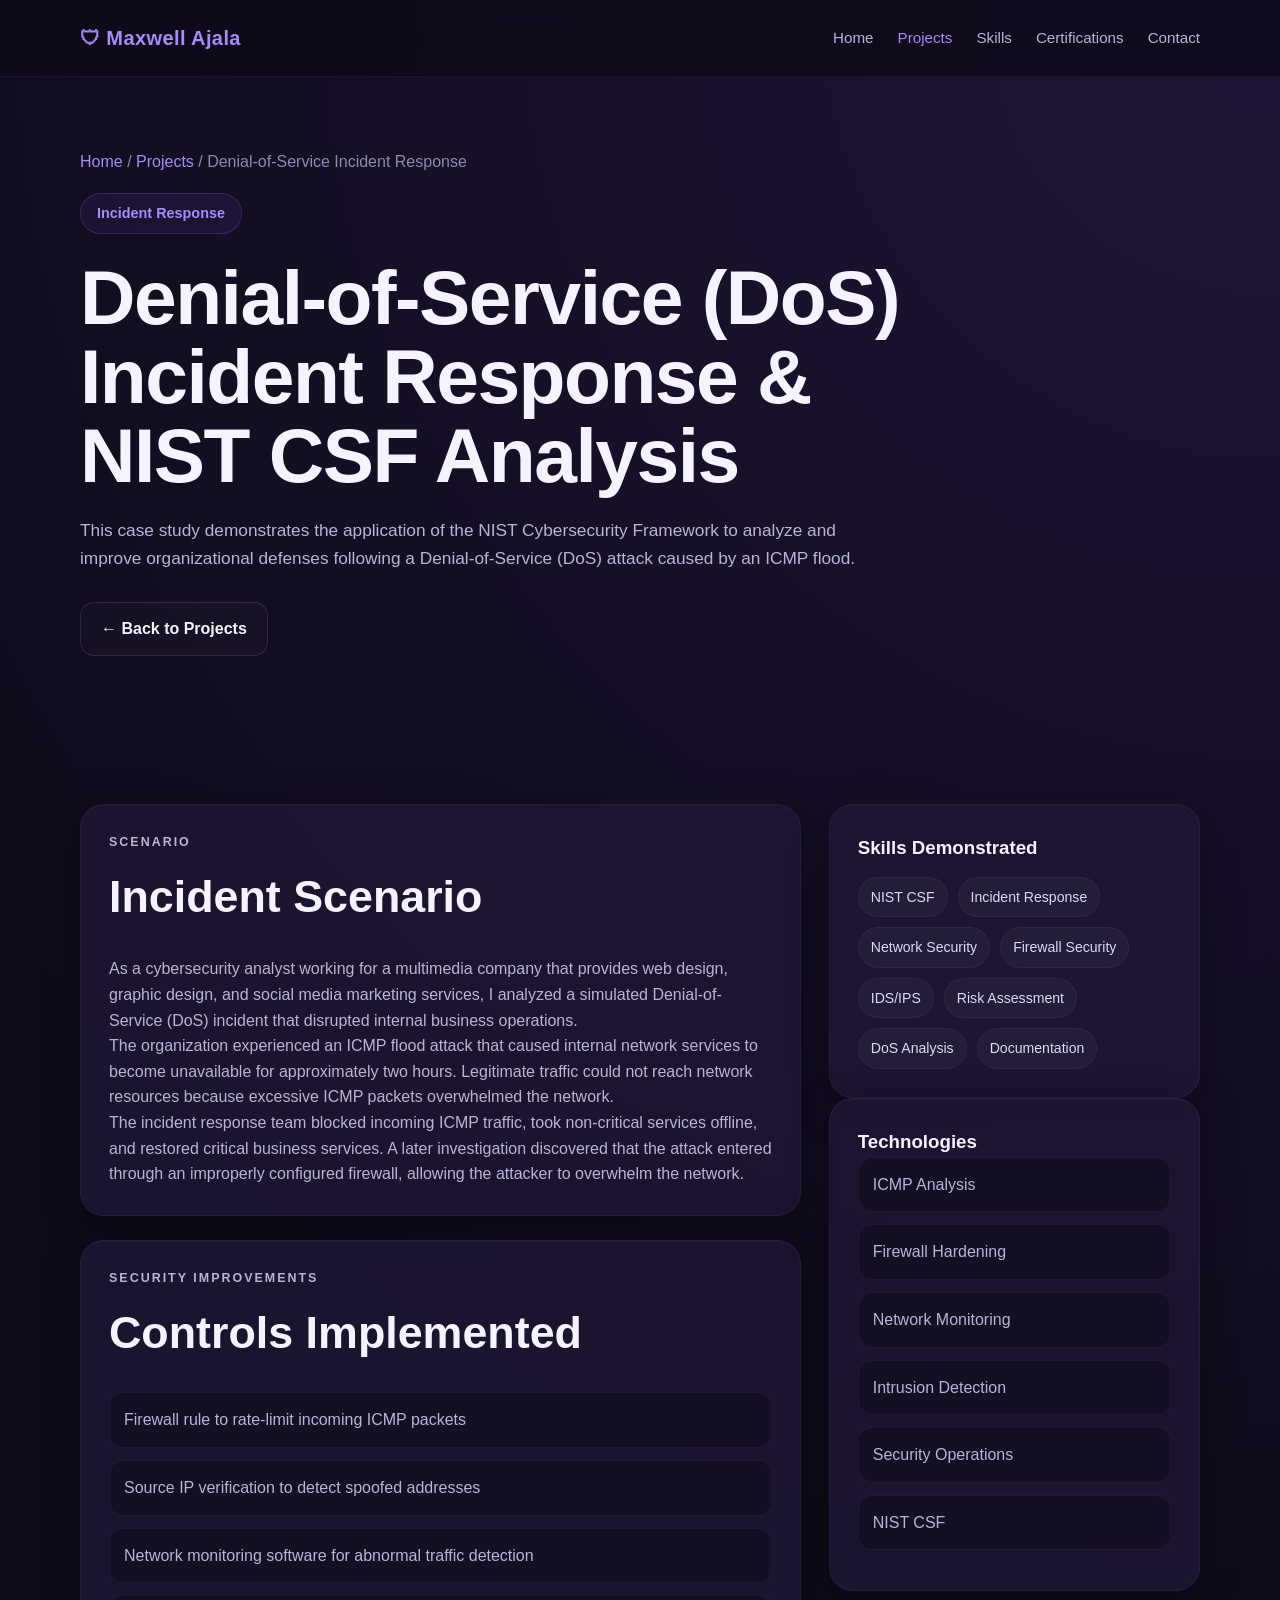
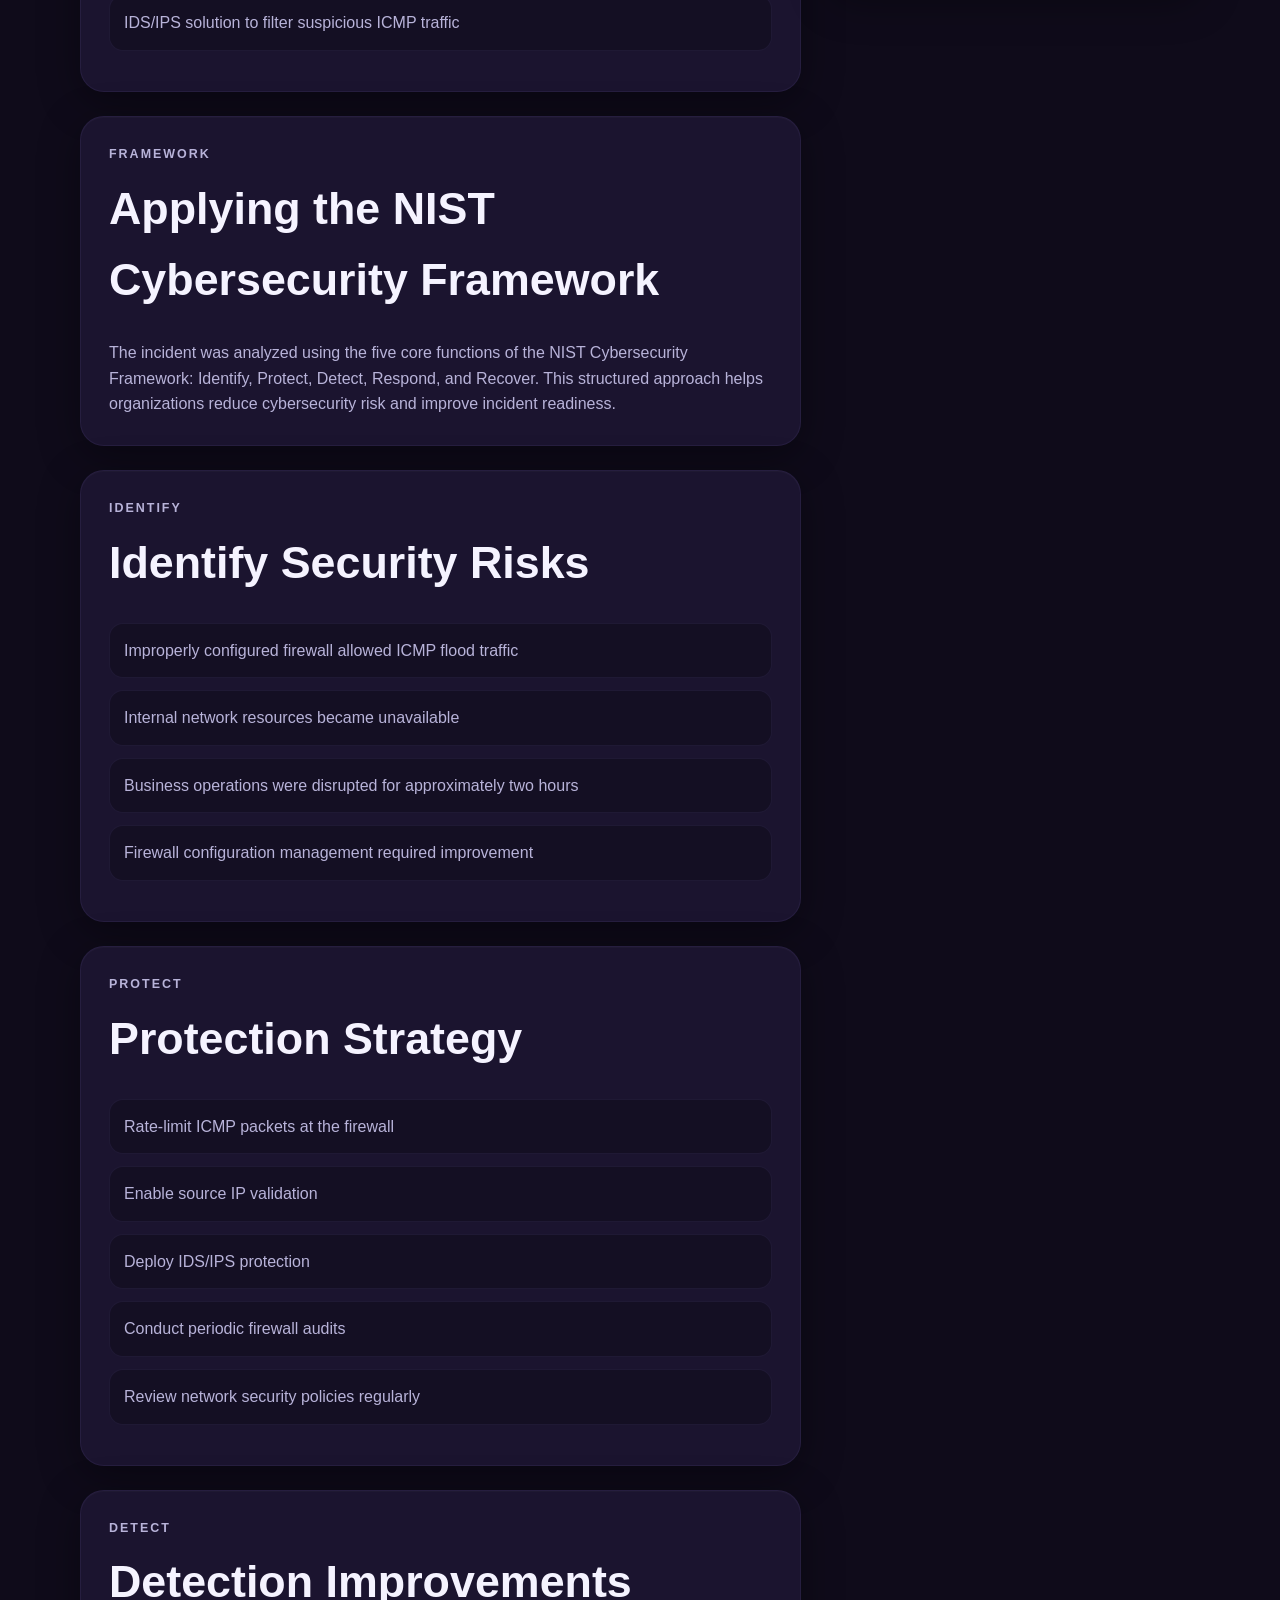
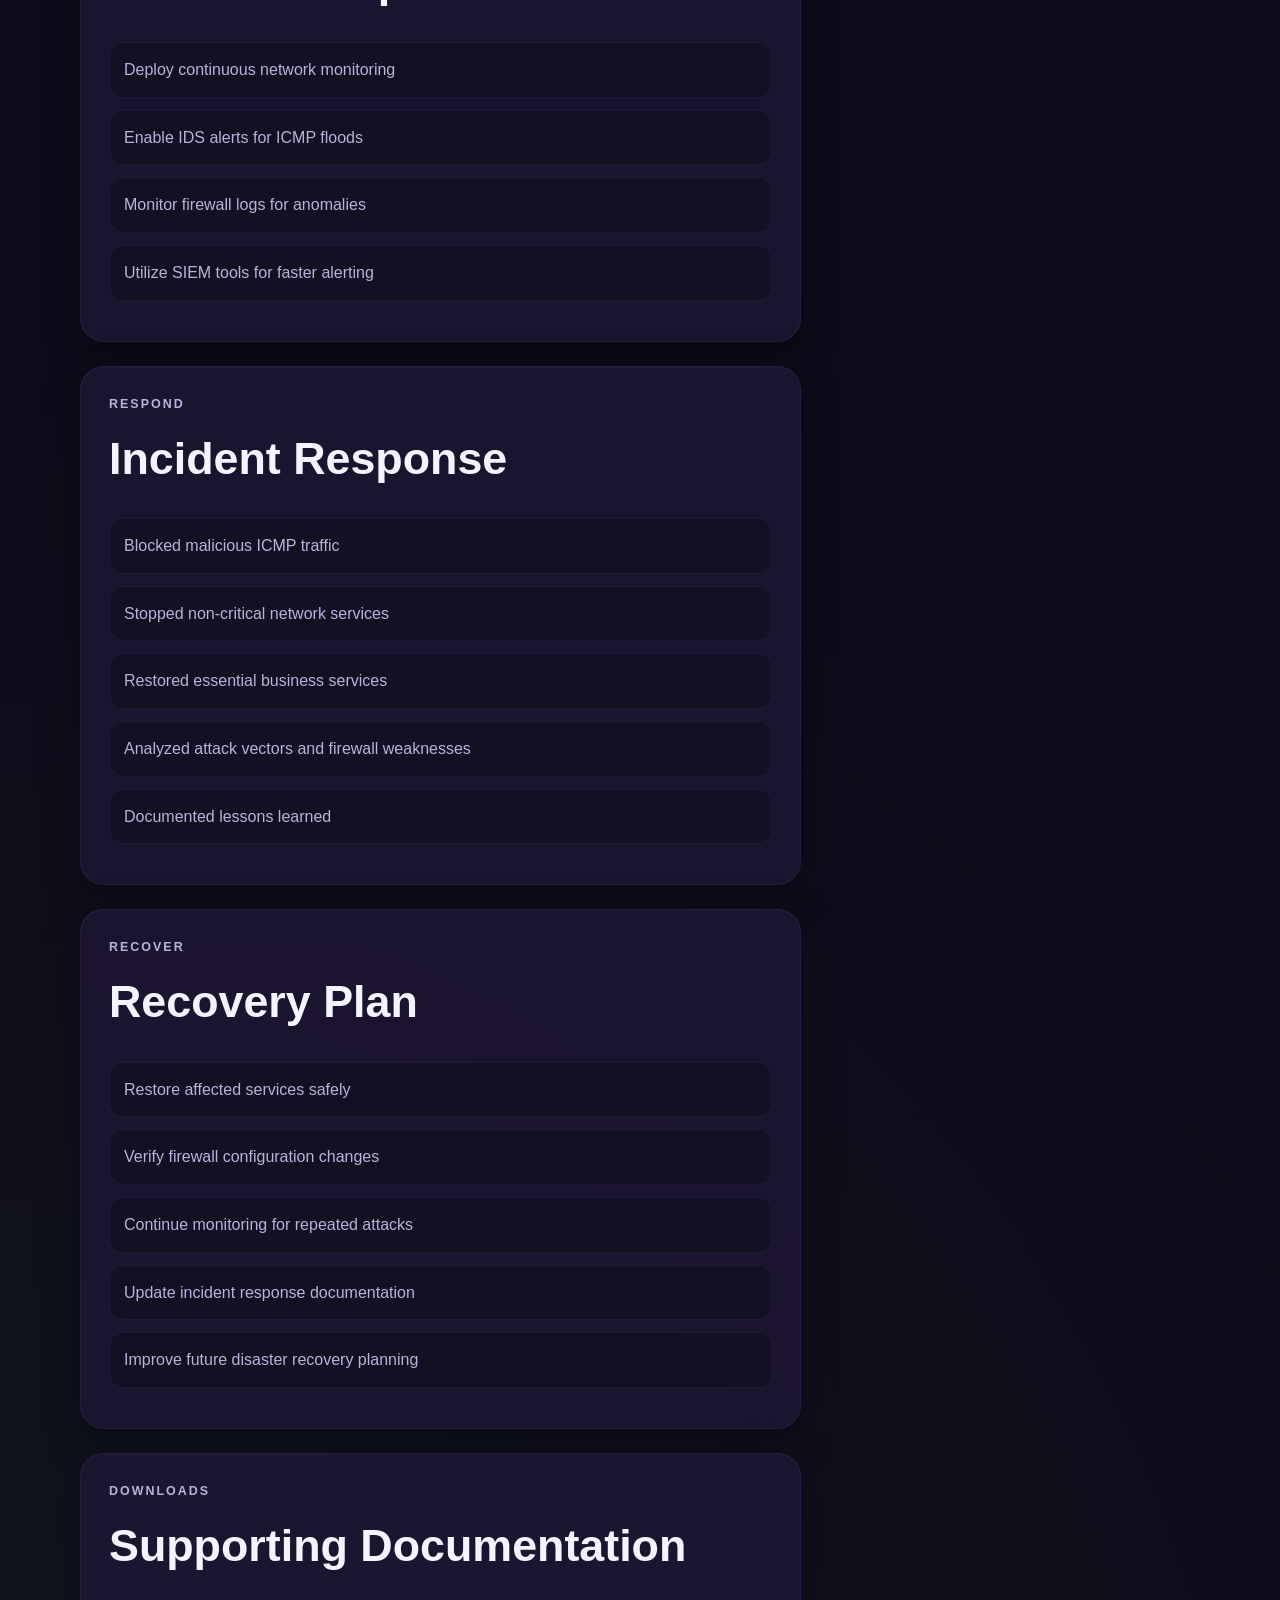
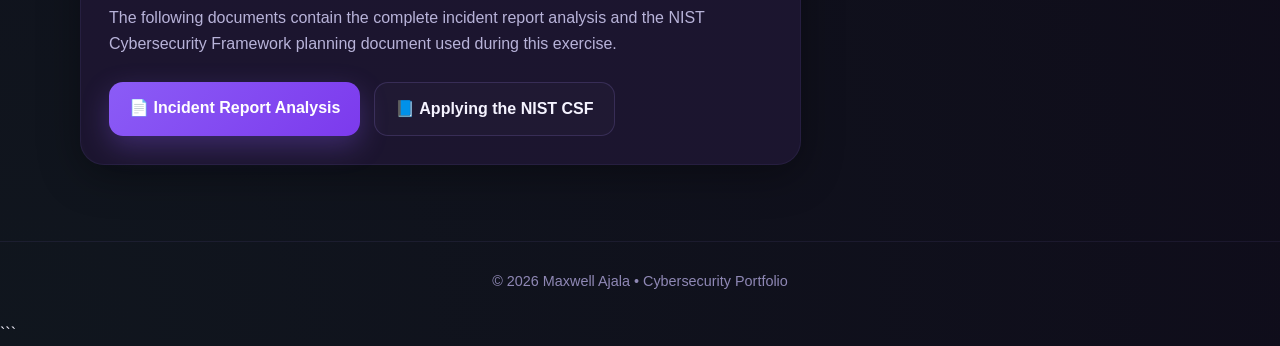
<file: projects/dos-incident-response.html>
<!DOCTYPE html>
<html lang="en">

<head>
  <meta charset="UTF-8">
  <meta name="viewport" content="width=device-width, initial-scale=1.0">
  <title>Denial-of-Service (DoS) Incident Response & NIST CSF Analysis | Maxwell Ajala</title>

  <link rel="stylesheet" href="../assets/css/style.css">
</head>

<body>

<header>
  <div class="container">
    <nav>
      <a class="logo" href="../index.html">🛡 Maxwell Ajala</a>

      <div class="nav-links">
        <a href="../index.html">Home</a>
        <a class="active" href="../projects.html">Projects</a>
        <a href="../index.html#skills">Skills</a>
        <a href="../index.html#certs">Certifications</a>
        <a href="../index.html#contact">Contact</a>
      </div>
    </nav>
  </div>
</header>

<main>

<section class="page-hero">
<div class="container">

<p class="breadcrumb">
<a href="../index.html">Home</a> /
<a href="../projects.html">Projects</a> /
Denial-of-Service Incident Response
</p>

<span class="badge">Incident Response</span>

<h1>Denial-of-Service (DoS) Incident Response & NIST CSF Analysis</h1>

<p class="lead">
This case study demonstrates the application of the NIST Cybersecurity Framework
to analyze and improve organizational defenses following a Denial-of-Service (DoS)
attack caused by an ICMP flood.
</p>

<div class="buttons">
<a class="btn btn-outline" href="../projects.html">
← Back to Projects
</a>
</div>

</div>
</section>

<section>

<div class="container project-layout">

<div class="project-content">

<div class="card">

<p class="section-subtitle">Scenario</p>

<h2 class="section-title">
Incident Scenario
</h2>

<p>
As a cybersecurity analyst working for a multimedia company that provides web
design, graphic design, and social media marketing services, I analyzed a simulated
Denial-of-Service (DoS) incident that disrupted internal business operations.
</p>

<p>
The organization experienced an ICMP flood attack that caused internal network
services to become unavailable for approximately two hours. Legitimate traffic could
not reach network resources because excessive ICMP packets overwhelmed the network.
</p>

<p>
The incident response team blocked incoming ICMP traffic, took non-critical services
offline, and restored critical business services. A later investigation discovered that
the attack entered through an improperly configured firewall, allowing the attacker
to overwhelm the network.
</p>

</div>

<div class="card">

<p class="section-subtitle">Security Improvements</p>

<h2 class="section-title">
Controls Implemented
</h2>

<ul class="clean-list">
<li>Firewall rule to rate-limit incoming ICMP packets</li>
<li>Source IP verification to detect spoofed addresses</li>
<li>Network monitoring software for abnormal traffic detection</li>
<li>IDS/IPS solution to filter suspicious ICMP traffic</li>
</ul>

</div>

<div class="card">

<p class="section-subtitle">Framework</p>

<h2 class="section-title">
Applying the NIST Cybersecurity Framework
</h2>

<p>
The incident was analyzed using the five core functions of the NIST Cybersecurity
Framework: Identify, Protect, Detect, Respond, and Recover. This structured approach
helps organizations reduce cybersecurity risk and improve incident readiness.
</p>

</div>

<div class="card">

<p class="section-subtitle">Identify</p>

<h2 class="section-title">
Identify Security Risks
</h2>

<ul class="clean-list">
<li>Improperly configured firewall allowed ICMP flood traffic</li>
<li>Internal network resources became unavailable</li>
<li>Business operations were disrupted for approximately two hours</li>
<li>Firewall configuration management required improvement</li>
</ul>

</div>

<div class="card">

<p class="section-subtitle">Protect</p>

<h2 class="section-title">
Protection Strategy
</h2>

<ul class="clean-list">
<li>Rate-limit ICMP packets at the firewall</li>
<li>Enable source IP validation</li>
<li>Deploy IDS/IPS protection</li>
<li>Conduct periodic firewall audits</li>
<li>Review network security policies regularly</li>
</ul>

</div>

<div class="card">

<p class="section-subtitle">Detect</p>

<h2 class="section-title">
Detection Improvements
</h2>

<ul class="clean-list">
<li>Deploy continuous network monitoring</li>
<li>Enable IDS alerts for ICMP floods</li>
<li>Monitor firewall logs for anomalies</li>
<li>Utilize SIEM tools for faster alerting</li>
</ul>

</div>

<div class="card">

<p class="section-subtitle">Respond</p>

<h2 class="section-title">
Incident Response
</h2>

<ul class="clean-list">
<li>Blocked malicious ICMP traffic</li>
<li>Stopped non-critical network services</li>
<li>Restored essential business services</li>
<li>Analyzed attack vectors and firewall weaknesses</li>
<li>Documented lessons learned</li>
</ul>

</div>

<div class="card">

<p class="section-subtitle">Recover</p>

<h2 class="section-title">
Recovery Plan
</h2>

<ul class="clean-list">
<li>Restore affected services safely</li>
<li>Verify firewall configuration changes</li>
<li>Continue monitoring for repeated attacks</li>
<li>Update incident response documentation</li>
<li>Improve future disaster recovery planning</li>
</ul>

</div>

<div class="card">

<p class="section-subtitle">Downloads</p>

<h2 class="section-title">
Supporting Documentation
</h2>

<p>
The following documents contain the complete incident report analysis and the NIST
Cybersecurity Framework planning document used during this exercise.
</p>

<br>

<div class="buttons">

<a class="btn btn-primary"
href="../assets/files/incident-report-analysis.pdf"
target="_blank">

📄 Incident Report Analysis

</a>

<a class="btn btn-outline"
href="../assets/files/applying-nist-csf.pdf"
target="_blank">

📘 Applying the NIST CSF

</a>

</div>

</div>

</div>

<div class="project-sidebar">

<div class="card">

<h3>Skills Demonstrated</h3>

<div class="skills">

<span class="skill">NIST CSF</span>

<span class="skill">Incident Response</span>

<span class="skill">Network Security</span>

<span class="skill">Firewall Security</span>

<span class="skill">IDS/IPS</span>

<span class="skill">Risk Assessment</span>

<span class="skill">DoS Analysis</span>

<span class="skill">Documentation</span>

</div>

</div>

<div class="card">

<h3>Technologies</h3>

<ul class="clean-list">

<li>ICMP Analysis</li>

<li>Firewall Hardening</li>

<li>Network Monitoring</li>

<li>Intrusion Detection</li>

<li>Security Operations</li>

<li>NIST CSF</li>

</ul>

</div>

</div>

</div>

</section>

</main>

<footer>

<div class="container">

<p>
© 2026 Maxwell Ajala • Cybersecurity Portfolio
</p>

</div>

</footer>

</body>

</html>
```
</file>
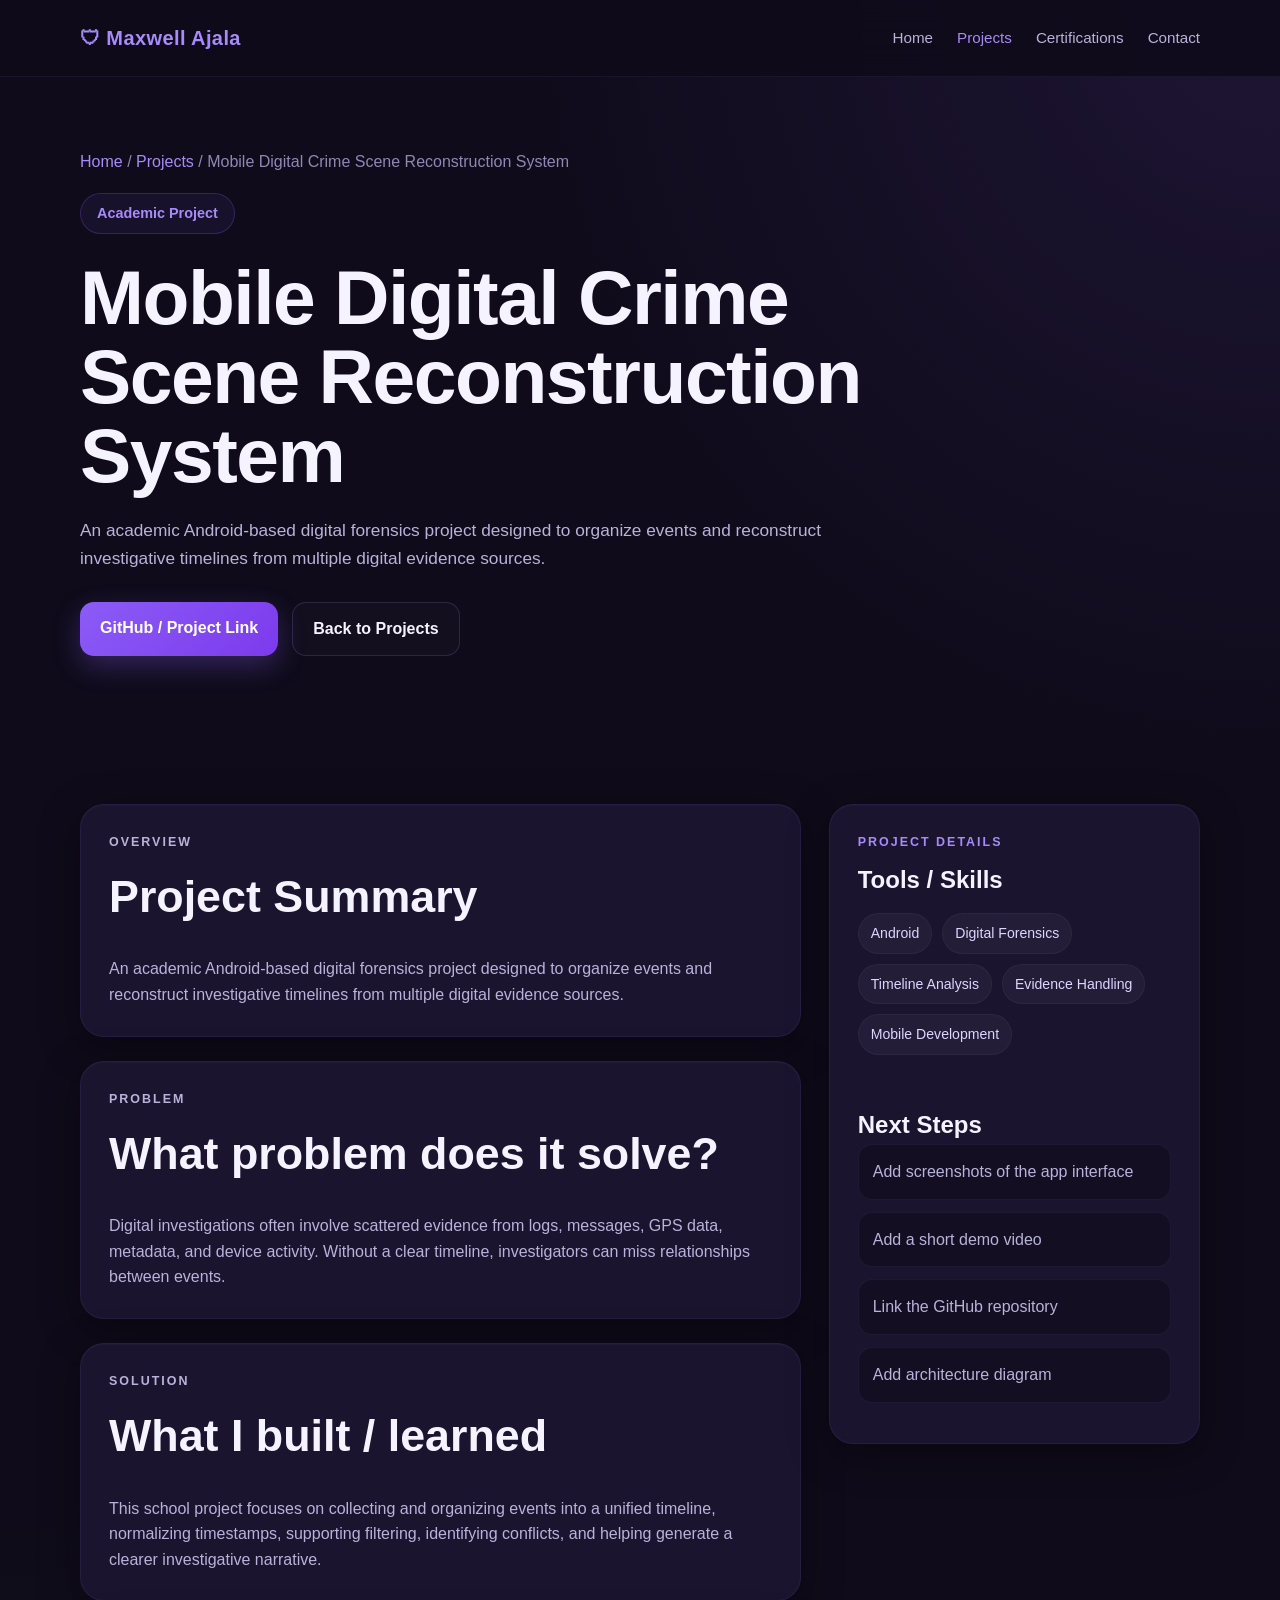
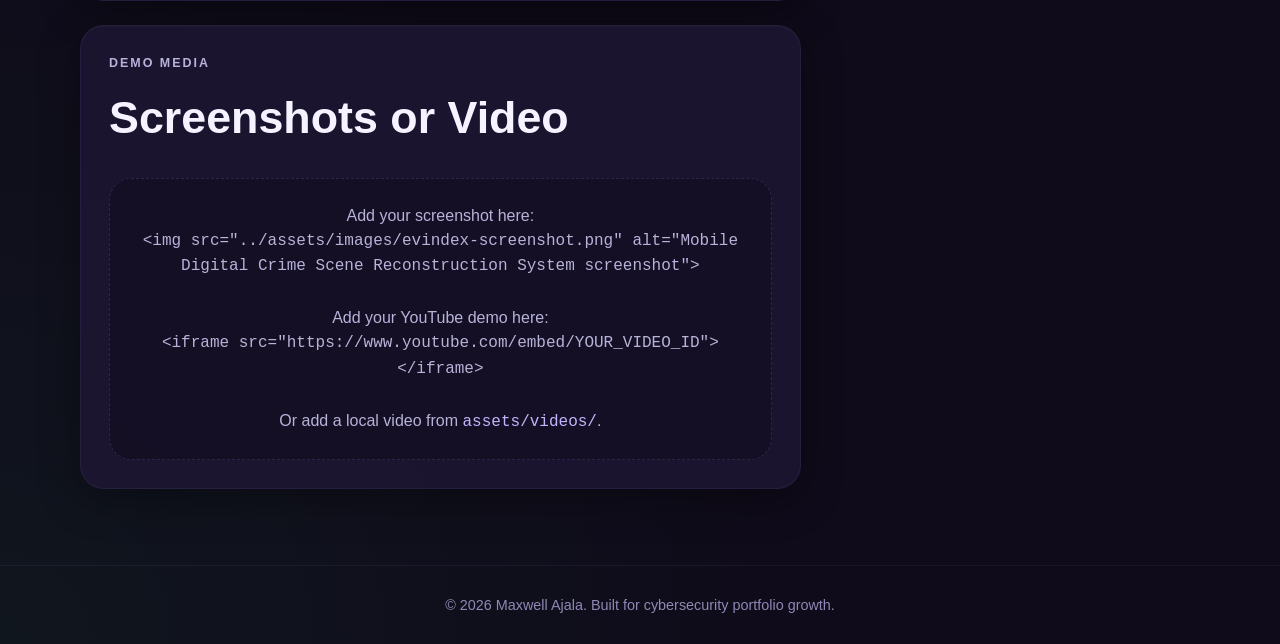
<file: projects/evindex.html>
<!DOCTYPE html>
<html lang="en">
<head>
  <meta charset="UTF-8" />
  <meta name="viewport" content="width=device-width, initial-scale=1.0" />
  <title>Academic Digital Forensics Project | Maxwell Ajala</title>
  <link rel="stylesheet" href="../assets/css/style.css" />
</head>
<body>
  <header>
    <div class="container">
      <nav>
        <a class="logo" href="../index.html">🛡 Maxwell Ajala</a>
        <div class="nav-links">
          <a href="../index.html">Home</a>
          <a class="active" href="../projects.html">Projects</a>
          <a href="../index.html#certs">Certifications</a>
          <a href="../index.html#contact">Contact</a>
        </div>
      </nav>
    </div>
  </header>

  <main>
    <section class="page-hero">
      <div class="container">
        <p class="breadcrumb"><a href="../index.html">Home</a> / <a href="../projects.html">Projects</a> / Mobile Digital Crime Scene Reconstruction System</p>
        <span class="badge">Academic Project</span>
        <h1>Mobile Digital Crime Scene Reconstruction System</h1>
        <p class="lead">An academic Android-based digital forensics project designed to organize events and reconstruct investigative timelines from multiple digital evidence sources.</p>
        <div class="buttons">
          <a class="btn btn-primary" href="#">GitHub / Project Link</a>
          <a class="btn btn-outline" href="../projects.html">Back to Projects</a>
        </div>
      </div>
    </section>

    <section>
      <div class="container project-layout">
        <div class="project-content">
          <div class="card">
            <p class="section-subtitle">Overview</p>
            <h2 class="section-title">Project Summary</h2>
            <p>An academic Android-based digital forensics project designed to organize events and reconstruct investigative timelines from multiple digital evidence sources.</p>
          </div>

          <div class="card">
            <p class="section-subtitle">Problem</p>
            <h2 class="section-title">What problem does it solve?</h2>
            <p>Digital investigations often involve scattered evidence from logs, messages, GPS data, metadata, and device activity. Without a clear timeline, investigators can miss relationships between events.</p>
          </div>

          <div class="card">
            <p class="section-subtitle">Solution</p>
            <h2 class="section-title">What I built / learned</h2>
            <p>This school project focuses on collecting and organizing events into a unified timeline, normalizing timestamps, supporting filtering, identifying conflicts, and helping generate a clearer investigative narrative.</p>
          </div>

          <div class="card">
            <p class="section-subtitle">Demo Media</p>
            <h2 class="section-title">Screenshots or Video</h2>
            <div class="media-box">
              <p>Add your screenshot here:</p>
              <p class="code">&lt;img src="../assets/images/evindex-screenshot.png" alt="Mobile Digital Crime Scene Reconstruction System screenshot"&gt;</p>
              <br>
              <p>Add your YouTube demo here:</p>
              <p class="code">&lt;iframe src="https://www.youtube.com/embed/YOUR_VIDEO_ID"&gt;&lt;/iframe&gt;</p>
              <br>
              <p>Or add a local video from <span class="code">assets/videos/</span>.</p>
            </div>
          </div>
        </div>

        <aside class="sidebar card">
          <p class="section-subtitle">Project Details</p>
          <h2>Tools / Skills</h2>
          <div class="skills">
            <span class='skill'>Android</span>
<span class='skill'>Digital Forensics</span>
<span class='skill'>Timeline Analysis</span>
<span class='skill'>Evidence Handling</span>
<span class='skill'>Mobile Development</span>
          </div>

          <br><br>
          <h2>Next Steps</h2>
          <ul class="clean-list">
            <li>Add screenshots of the app interface</li>
<li>Add a short demo video</li>
<li>Link the GitHub repository</li>
<li>Add architecture diagram</li>
          </ul>
        </aside>
      </div>
    </section>
  </main>

  <footer>
    <div class="container">© 2026 Maxwell Ajala. Built for cybersecurity portfolio growth.</div>
  </footer>
</body>
</html>
</file>
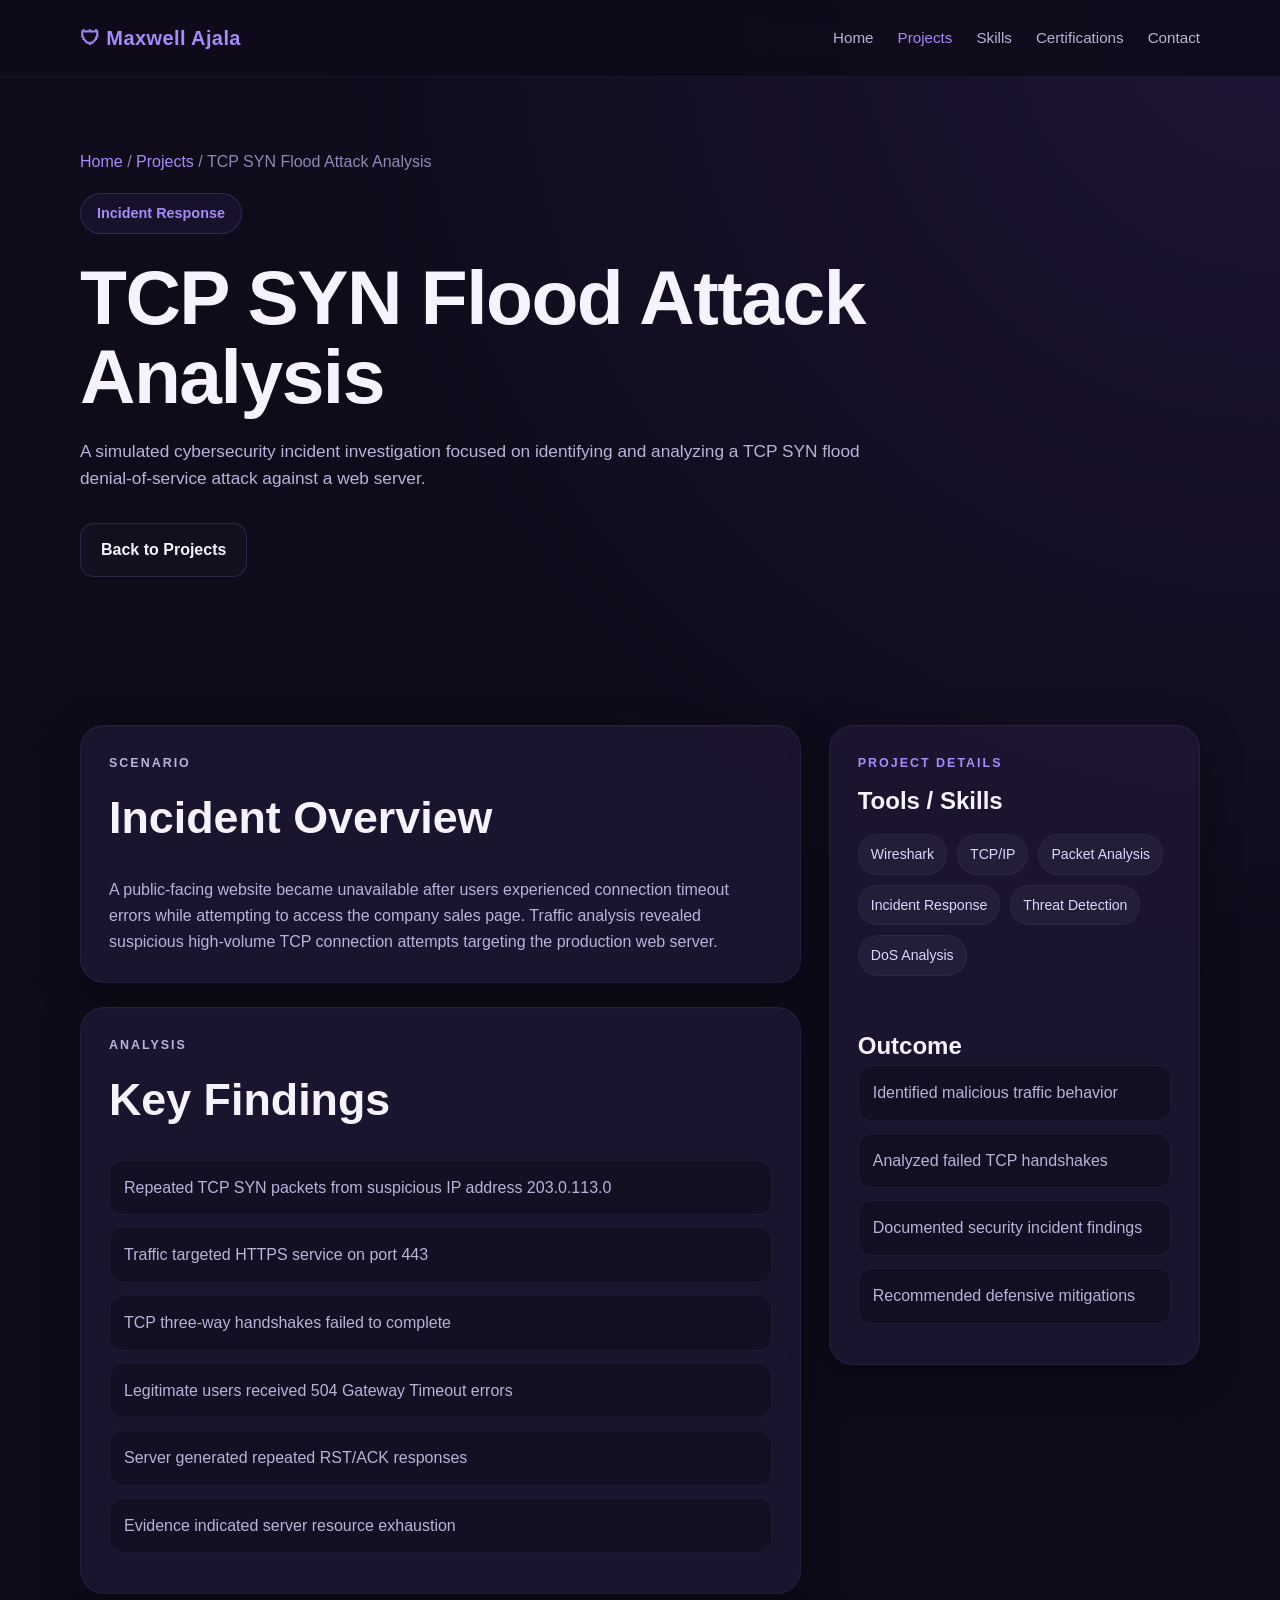
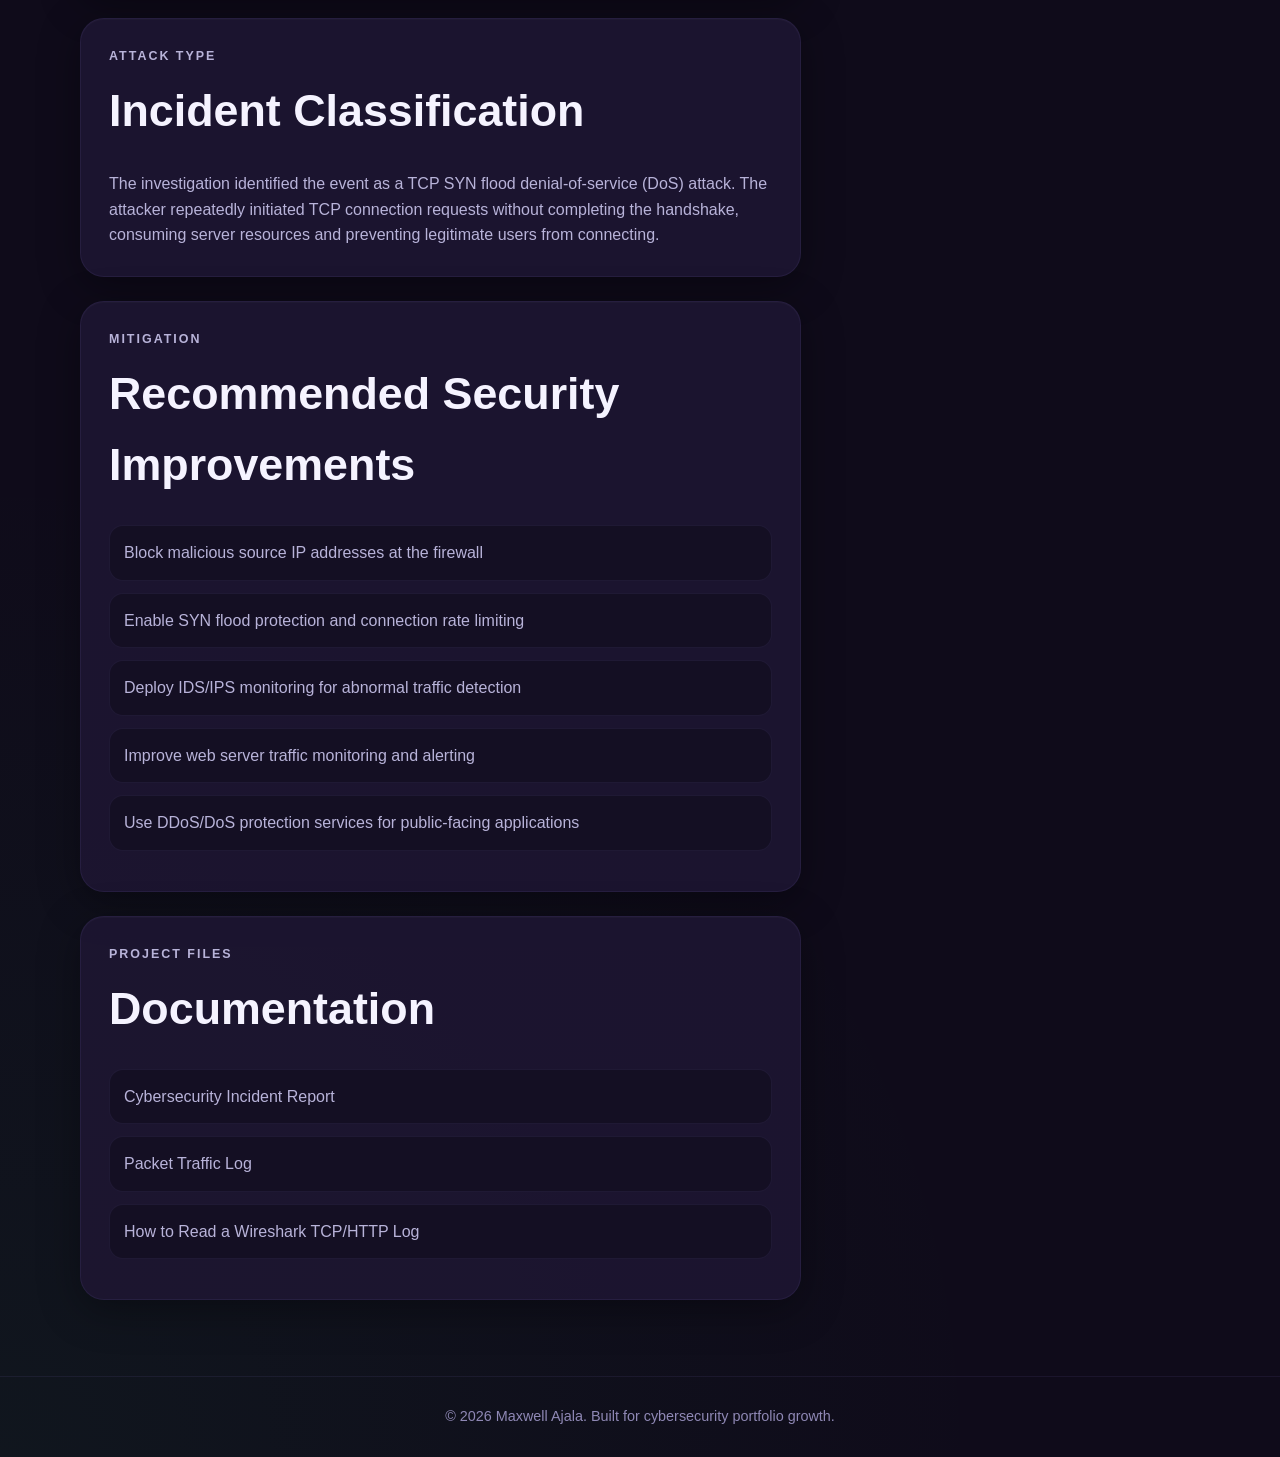
<file: projects/network-attack-analysis.html>
<!DOCTYPE html>
<html lang="en">
<head>
  <meta charset="UTF-8" />
  <meta name="viewport" content="width=device-width, initial-scale=1.0" />
  <title>TCP SYN Flood Attack Analysis | Maxwell Ajala</title>
  <link rel="stylesheet" href="../assets/css/style.css" />
</head>
<body>

<header>
  <div class="container">
    <nav>
      <a class="logo" href="../index.html">🛡 Maxwell Ajala</a>
      <div class="nav-links">
        <a href="../index.html">Home</a>
        <a class="active" href="../projects.html">Projects</a>
        <a href="../index.html#skills">Skills</a>
        <a href="../index.html#certs">Certifications</a>
        <a href="../index.html#contact">Contact</a>
      </div>
    </nav>
  </div>
</header>

<main>
  <section class="page-hero">
    <div class="container">
      <p class="breadcrumb">
        <a href="../index.html">Home</a> /
        <a href="../projects.html">Projects</a> /
        TCP SYN Flood Attack Analysis
      </p>

      <span class="badge">Incident Response</span>

      <h1>TCP SYN Flood Attack Analysis</h1>

      <p class="lead">
        A simulated cybersecurity incident investigation focused on identifying
        and analyzing a TCP SYN flood denial-of-service attack against a web server.
      </p>

      <div class="buttons">
        <a class="btn btn-outline" href="../projects.html">Back to Projects</a>
      </div>
    </div>
  </section>

  <section>
    <div class="container project-layout">

      <div class="project-content">

        <div class="card">
          <p class="section-subtitle">Scenario</p>
          <h2 class="section-title">Incident Overview</h2>
          <p>
            A public-facing website became unavailable after users experienced
            connection timeout errors while attempting to access the company sales page.
            Traffic analysis revealed suspicious high-volume TCP connection attempts
            targeting the production web server.
          </p>
        </div>

        <div class="card">
          <p class="section-subtitle">Analysis</p>
          <h2 class="section-title">Key Findings</h2>

          <ul class="clean-list">
            <li>Repeated TCP SYN packets from suspicious IP address 203.0.113.0</li>
            <li>Traffic targeted HTTPS service on port 443</li>
            <li>TCP three-way handshakes failed to complete</li>
            <li>Legitimate users received 504 Gateway Timeout errors</li>
            <li>Server generated repeated RST/ACK responses</li>
            <li>Evidence indicated server resource exhaustion</li>
          </ul>
        </div>

        <div class="card">
          <p class="section-subtitle">Attack Type</p>
          <h2 class="section-title">Incident Classification</h2>

          <p>
            The investigation identified the event as a TCP SYN flood
            denial-of-service (DoS) attack. The attacker repeatedly initiated
            TCP connection requests without completing the handshake, consuming
            server resources and preventing legitimate users from connecting.
          </p>
        </div>

        <div class="card">
          <p class="section-subtitle">Mitigation</p>
          <h2 class="section-title">Recommended Security Improvements</h2>

          <ul class="clean-list">
            <li>Block malicious source IP addresses at the firewall</li>
            <li>Enable SYN flood protection and connection rate limiting</li>
            <li>Deploy IDS/IPS monitoring for abnormal traffic detection</li>
            <li>Improve web server traffic monitoring and alerting</li>
            <li>Use DDoS/DoS protection services for public-facing applications</li>
          </ul>
        </div>

        <div class="card">
          <p class="section-subtitle">Project Files</p>
          <h2 class="section-title">Documentation</h2>

          <ul class="clean-list">
            <li>
              <a href="../assets/files/network-incident-report.pdf" target="_blank">
                Cybersecurity Incident Report
              </a>
            </li>

            <li>
              <a href="../assets/files/network-traffic-log.pdf" target="_blank">
                Packet Traffic Log
              </a>
            </li>

            <li>
              <a href="../assets/files/wireshark-tcp-http-guide.pdf" target="_blank">
                How to Read a Wireshark TCP/HTTP Log
              </a>
            </li>
          </ul>
        </div>

      </div>

      <aside class="sidebar card">
        <p class="section-subtitle">Project Details</p>
        <h2>Tools / Skills</h2>

        <div class="skills">
          <span class="skill">Wireshark</span>
          <span class="skill">TCP/IP</span>
          <span class="skill">Packet Analysis</span>
          <span class="skill">Incident Response</span>
          <span class="skill">Threat Detection</span>
          <span class="skill">DoS Analysis</span>
        </div>

        <br /><br />

        <h2>Outcome</h2>

        <ul class="clean-list">
          <li>Identified malicious traffic behavior</li>
          <li>Analyzed failed TCP handshakes</li>
          <li>Documented security incident findings</li>
          <li>Recommended defensive mitigations</li>
        </ul>
      </aside>

    </div>
  </section>
</main>

<footer>
  <div class="container">
    © 2026 Maxwell Ajala. Built for cybersecurity portfolio growth.
  </div>
</footer>

</body>
</html>
</file>
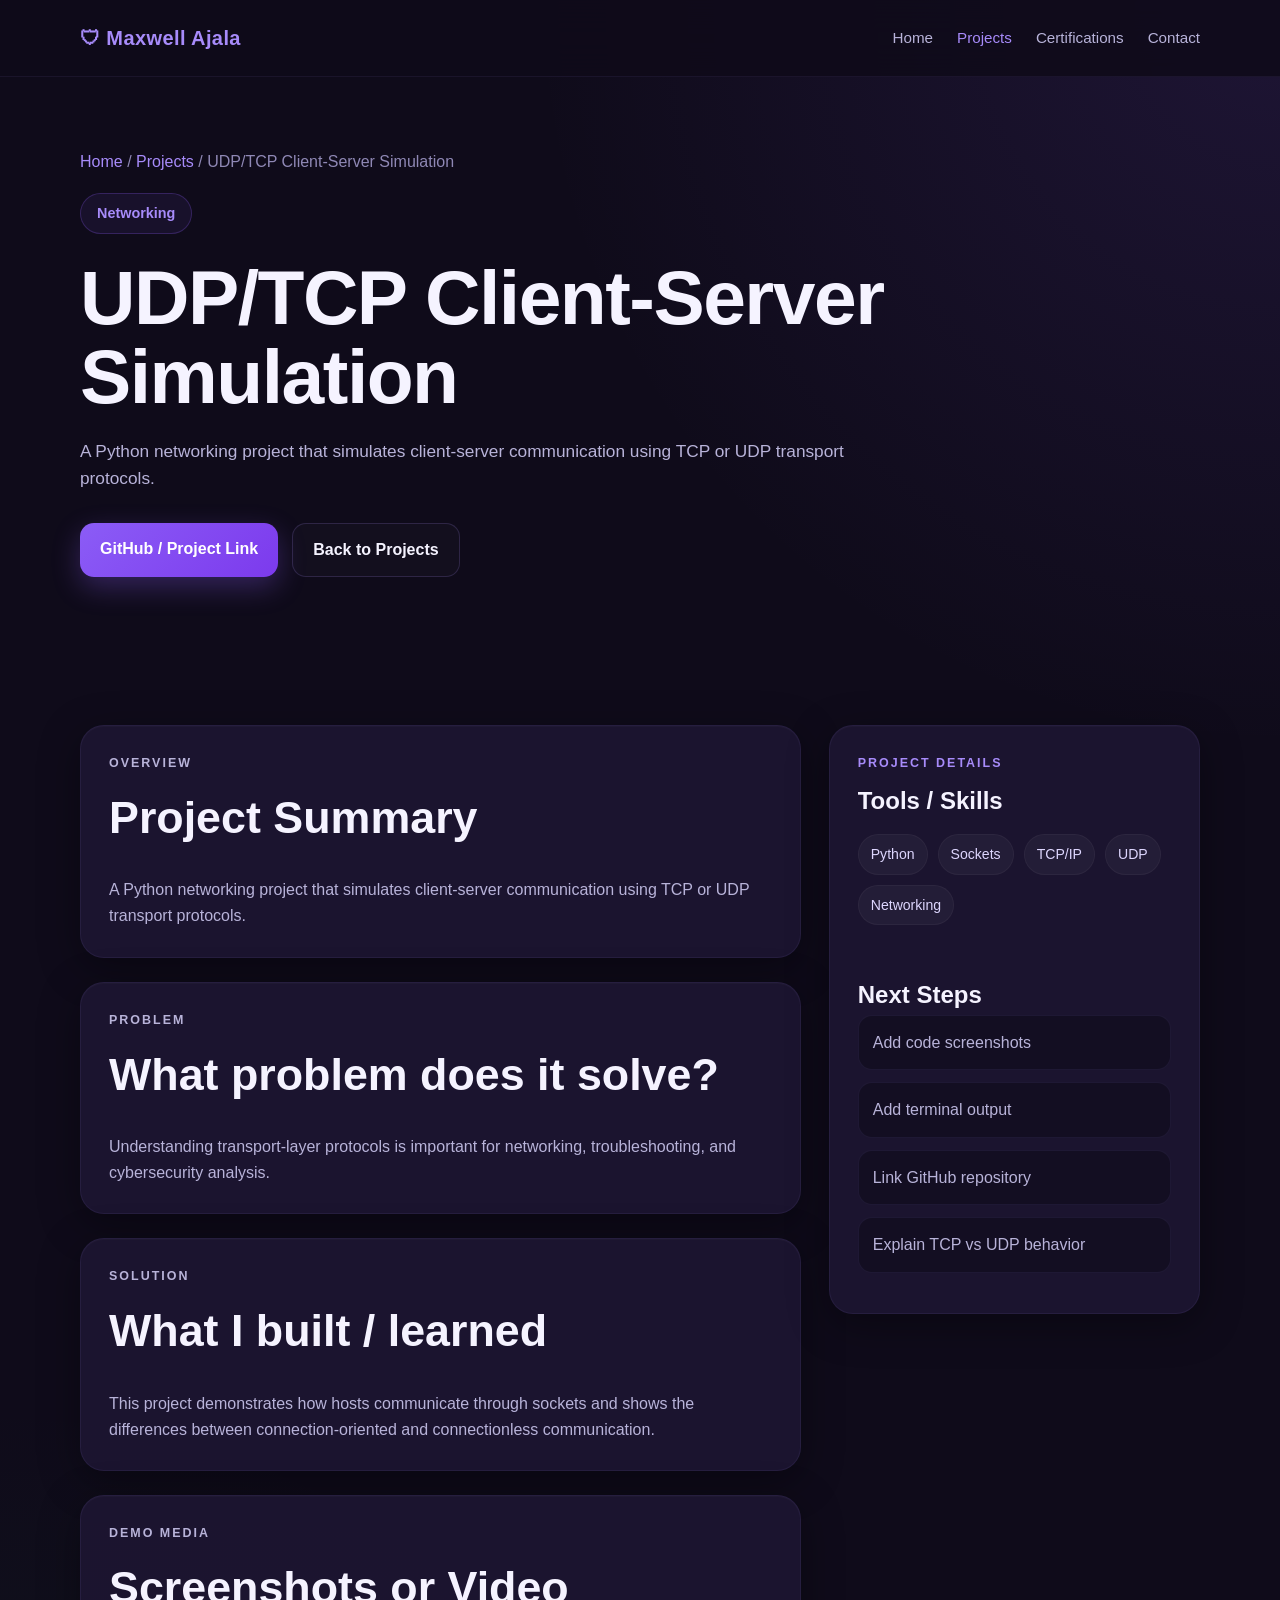
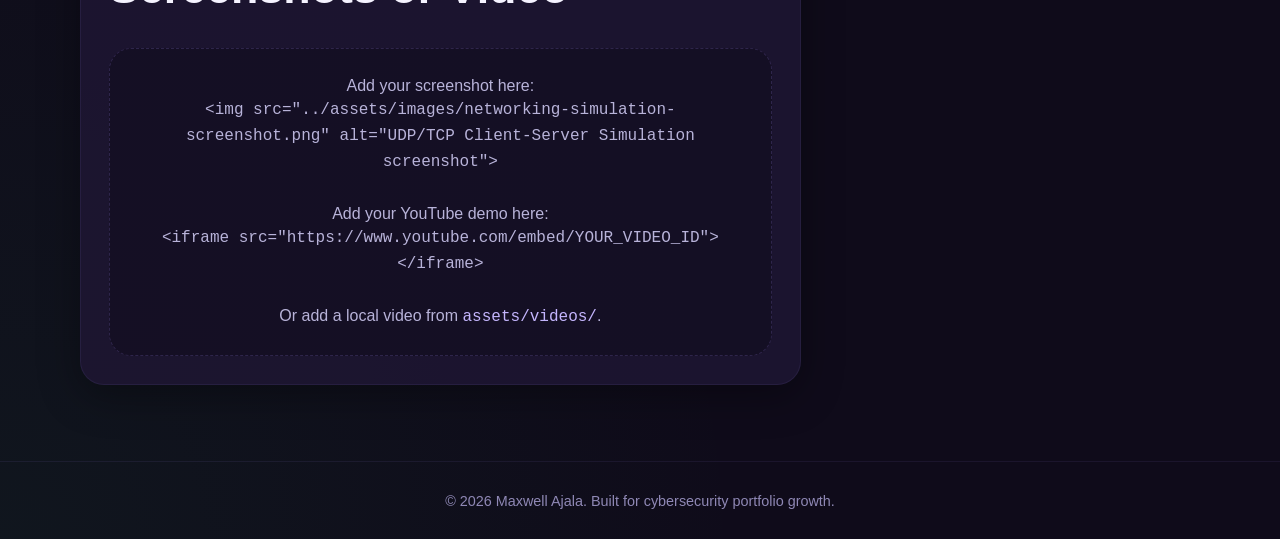
<file: projects/networking-simulation.html>
<!DOCTYPE html>
<html lang="en">
<head>
  <meta charset="UTF-8" />
  <meta name="viewport" content="width=device-width, initial-scale=1.0" />
  <title>UDP/TCP Client-Server Simulation | Maxwell Ajala</title>
  <link rel="stylesheet" href="../assets/css/style.css" />
</head>
<body>
  <header>
    <div class="container">
      <nav>
        <a class="logo" href="../index.html">🛡 Maxwell Ajala</a>
        <div class="nav-links">
          <a href="../index.html">Home</a>
          <a class="active" href="../projects.html">Projects</a>
          <a href="../index.html#certs">Certifications</a>
          <a href="../index.html#contact">Contact</a>
        </div>
      </nav>
    </div>
  </header>

  <main>
    <section class="page-hero">
      <div class="container">
        <p class="breadcrumb"><a href="../index.html">Home</a> / <a href="../projects.html">Projects</a> / UDP/TCP Client-Server Simulation</p>
        <span class="badge">Networking</span>
        <h1>UDP/TCP Client-Server Simulation</h1>
        <p class="lead">A Python networking project that simulates client-server communication using TCP or UDP transport protocols.</p>
        <div class="buttons">
          <a class="btn btn-primary" href="#">GitHub / Project Link</a>
          <a class="btn btn-outline" href="../projects.html">Back to Projects</a>
        </div>
      </div>
    </section>

    <section>
      <div class="container project-layout">
        <div class="project-content">
          <div class="card">
            <p class="section-subtitle">Overview</p>
            <h2 class="section-title">Project Summary</h2>
            <p>A Python networking project that simulates client-server communication using TCP or UDP transport protocols.</p>
          </div>

          <div class="card">
            <p class="section-subtitle">Problem</p>
            <h2 class="section-title">What problem does it solve?</h2>
            <p>Understanding transport-layer protocols is important for networking, troubleshooting, and cybersecurity analysis.</p>
          </div>

          <div class="card">
            <p class="section-subtitle">Solution</p>
            <h2 class="section-title">What I built / learned</h2>
            <p>This project demonstrates how hosts communicate through sockets and shows the differences between connection-oriented and connectionless communication.</p>
          </div>

          <div class="card">
            <p class="section-subtitle">Demo Media</p>
            <h2 class="section-title">Screenshots or Video</h2>
            <div class="media-box">
              <p>Add your screenshot here:</p>
              <p class="code">&lt;img src="../assets/images/networking-simulation-screenshot.png" alt="UDP/TCP Client-Server Simulation screenshot"&gt;</p>
              <br>
              <p>Add your YouTube demo here:</p>
              <p class="code">&lt;iframe src="https://www.youtube.com/embed/YOUR_VIDEO_ID"&gt;&lt;/iframe&gt;</p>
              <br>
              <p>Or add a local video from <span class="code">assets/videos/</span>.</p>
            </div>
          </div>
        </div>

        <aside class="sidebar card">
          <p class="section-subtitle">Project Details</p>
          <h2>Tools / Skills</h2>
          <div class="skills">
            <span class='skill'>Python</span>
<span class='skill'>Sockets</span>
<span class='skill'>TCP/IP</span>
<span class='skill'>UDP</span>
<span class='skill'>Networking</span>
          </div>

          <br><br>
          <h2>Next Steps</h2>
          <ul class="clean-list">
            <li>Add code screenshots</li>
<li>Add terminal output</li>
<li>Link GitHub repository</li>
<li>Explain TCP vs UDP behavior</li>
          </ul>
        </aside>
      </div>
    </section>
  </main>

  <footer>
    <div class="container">© 2026 Maxwell Ajala. Built for cybersecurity portfolio growth.</div>
  </footer>
</body>
</html>
</file>
<file: assets/css/style.css>
* {
  margin: 0;
  padding: 0;
  box-sizing: border-box;
}

:root {
  --bg: #0f0b1a;
  --panel: #171129;
  --panel-2: #1e1633;
  --border: #32264f;

  --text: #f5f3ff;
  --muted: #b8b3d9;
  --muted-2: #8f88b5;

  --accent: #8b5cf6;
  --accent-2: #a78bfa;
  --accent-green: #22c55e;

  --danger: #ef4444;
  --glow: rgba(139, 92, 246, 0.28);
}

html {
  scroll-behavior: smooth;
}

body {
  font-family: Inter, Arial, Helvetica, sans-serif;
  background:
    radial-gradient(circle at top right, rgba(139, 92, 246, 0.12), transparent 30%),
    radial-gradient(circle at bottom left, rgba(34, 197, 94, 0.06), transparent 30%),
    var(--bg);
  color: var(--text);
  line-height: 1.6;
}

a {
  color: inherit;
  text-decoration: none;
}

img,
video,
iframe {
  max-width: 100%;
  border-radius: 18px;
}

.container {
  width: 90%;
  max-width: 1120px;
  margin: auto;
}

/* HEADER */

header {
  position: sticky;
  top: 0;
  z-index: 100;
  background: rgba(15, 11, 26, 0.88);
  backdrop-filter: blur(18px);
  border-bottom: 1px solid rgba(167, 139, 250, 0.08);
}

nav {
  min-height: 76px;
  display: flex;
  justify-content: space-between;
  align-items: center;
}

.logo {
  font-size: 1.25rem;
  font-weight: 800;
  color: var(--accent-2);
  letter-spacing: 0.4px;
}

.nav-links {
  display: flex;
  gap: 24px;
  align-items: center;
}

.nav-links a {
  color: var(--muted);
  font-size: 0.95rem;
  transition: 0.25s ease;
}

.nav-links a:hover,
.nav-links a.active {
  color: var(--accent-2);
}

/* HERO */

.hero {
  padding: 96px 0;
}

.badge {
  display: inline-block;
  padding: 8px 16px;
  border-radius: 999px;
  border: 1px solid rgba(139, 92, 246, 0.25);
  background: rgba(139, 92, 246, 0.08);
  color: var(--accent-2);
  font-size: 0.9rem;
  margin-bottom: 24px;
  font-weight: 600;
}

h1 {
  max-width: 900px;
  font-size: clamp(2.6rem, 6vw, 5rem);
  line-height: 1.03;
  margin-bottom: 22px;
  letter-spacing: -1.5px;
}

.hero p,
.lead {
  max-width: 780px;
  font-size: 1.08rem;
  color: var(--muted);
  margin-bottom: 30px;
}

/* BUTTONS */

.buttons {
  display: flex;
  flex-wrap: wrap;
  gap: 14px;
}

.btn {
  display: inline-block;
  padding: 13px 20px;
  border-radius: 14px;
  font-weight: 700;
  transition: 0.25s ease;
}

.btn-primary {
  background: linear-gradient(135deg, #8b5cf6, #7c3aed);
  color: white;
  box-shadow: 0 10px 28px rgba(139, 92, 246, 0.3);
}

.btn-primary:hover {
  transform: translateY(-3px);
  box-shadow: 0 14px 34px rgba(139, 92, 246, 0.45);
}

.btn-outline {
  border: 1px solid rgba(167, 139, 250, 0.18);
  background: rgba(255, 255, 255, 0.02);
  color: var(--text);
}

.btn-outline:hover {
  transform: translateY(-3px);
  background: rgba(139, 92, 246, 0.08);
  border-color: rgba(167, 139, 250, 0.35);
}

/* LAYOUT */

section {
  padding: 76px 0;
}

.section-subtitle {
  color: var(--accent-2);
  text-transform: uppercase;
  letter-spacing: 2px;
  font-size: 0.78rem;
  font-weight: 800;
  margin-bottom: 8px;
}

.section-title {
  font-size: clamp(2rem, 4vw, 2.8rem);
  margin-bottom: 24px;
}

/* CARDS */

.card {
  background: rgba(30, 22, 51, 0.88);
  border: 1px solid rgba(167, 139, 250, 0.08);
  border-radius: 24px;
  padding: 28px;
  box-shadow:
    0 10px 40px rgba(0, 0, 0, 0.35),
    inset 0 1px 0 rgba(255, 255, 255, 0.02);
  transition: 0.25s ease;
}

.card:hover {
  transform: translateY(-5px);
  border-color: rgba(167, 139, 250, 0.2);
  box-shadow:
    0 16px 48px rgba(0, 0, 0, 0.42),
    0 0 0 1px rgba(139, 92, 246, 0.06);
}

.grid-2 {
  display: grid;
  grid-template-columns: repeat(2, 1fr);
  gap: 24px;
}

.grid-3 {
  display: grid;
  grid-template-columns: 2fr 1fr;
  gap: 24px;
}

/* PROJECTS */

.project-card h3 {
  margin-bottom: 10px;
  color: var(--text);
}

.project-card p {
  color: var(--muted);
  margin-bottom: 18px;
}

.tag {
  display: inline-block;
  padding: 6px 12px;
  border-radius: 999px;
  background: rgba(139, 92, 246, 0.1);
  border: 1px solid rgba(167, 139, 250, 0.14);
  color: var(--accent-2);
  font-size: 0.78rem;
  margin-bottom: 18px;
  font-weight: 600;
}

.skills {
  display: flex;
  flex-wrap: wrap;
  gap: 10px;
  margin-top: 14px;
}

.skill {
  background: rgba(255, 255, 255, 0.04);
  color: #ddd6fe;
  padding: 8px 12px;
  border-radius: 999px;
  font-size: 0.88rem;
  border: 1px solid rgba(255, 255, 255, 0.04);
}

.project-link {
  margin-top: 18px;
  display: inline-flex;
  color: var(--accent-2);
  font-weight: 700;
  transition: 0.2s ease;
}

.project-link:hover {
  color: white;
}

/* LISTS */

ul.clean-list {
  list-style: none;
}

ul.clean-list li {
  background: rgba(15, 11, 26, 0.55);
  border: 1px solid rgba(167, 139, 250, 0.08);
  padding: 14px;
  border-radius: 14px;
  margin-bottom: 12px;
  color: var(--muted);
}

/* CONTACT */

.contact-box {
  background:
    linear-gradient(135deg, rgba(30, 22, 51, 0.95), rgba(23, 17, 41, 0.95));
  border: 1px solid rgba(167, 139, 250, 0.1);
  border-radius: 24px;
  padding: 38px;
}

/* PROJECT PAGE */

.page-hero {
  padding: 72px 0;
}

.breadcrumb {
  color: var(--muted-2);
  margin-bottom: 18px;
}

.breadcrumb a {
  color: var(--accent-2);
}

.project-layout {
  display: grid;
  grid-template-columns: 1.65fr 0.85fr;
  gap: 28px;
  align-items: start;
}

.project-content {
  display: grid;
  gap: 24px;
}

.project-content p {
  color: var(--muted);
}

.sidebar {
  position: sticky;
  top: 96px;
}

.media-box {
  border: 1px dashed rgba(167, 139, 250, 0.18);
  background: rgba(15, 11, 26, 0.45);
  border-radius: 22px;
  padding: 24px;
  text-align: center;
  color: var(--muted-2);
}

.code {
  font-family: Consolas, Monaco, monospace;
  color: #c4b5fd;
}

/* FOOTER */

footer {
  border-top: 1px solid rgba(167, 139, 250, 0.08);
  padding: 28px 0;
  text-align: center;
  color: var(--muted-2);
  font-size: 0.9rem;
}

/* MOBILE */

@media (max-width: 850px) {
  .grid-2,
  .grid-3,
  .project-layout {
    grid-template-columns: 1fr;
  }

  nav {
    flex-direction: column;
    padding: 16px 0;
    gap: 12px;
  }

  .nav-links {
    flex-wrap: wrap;
    justify-content: center;
    gap: 14px;
  }

  .sidebar {
    position: static;
  }
}
</file>
